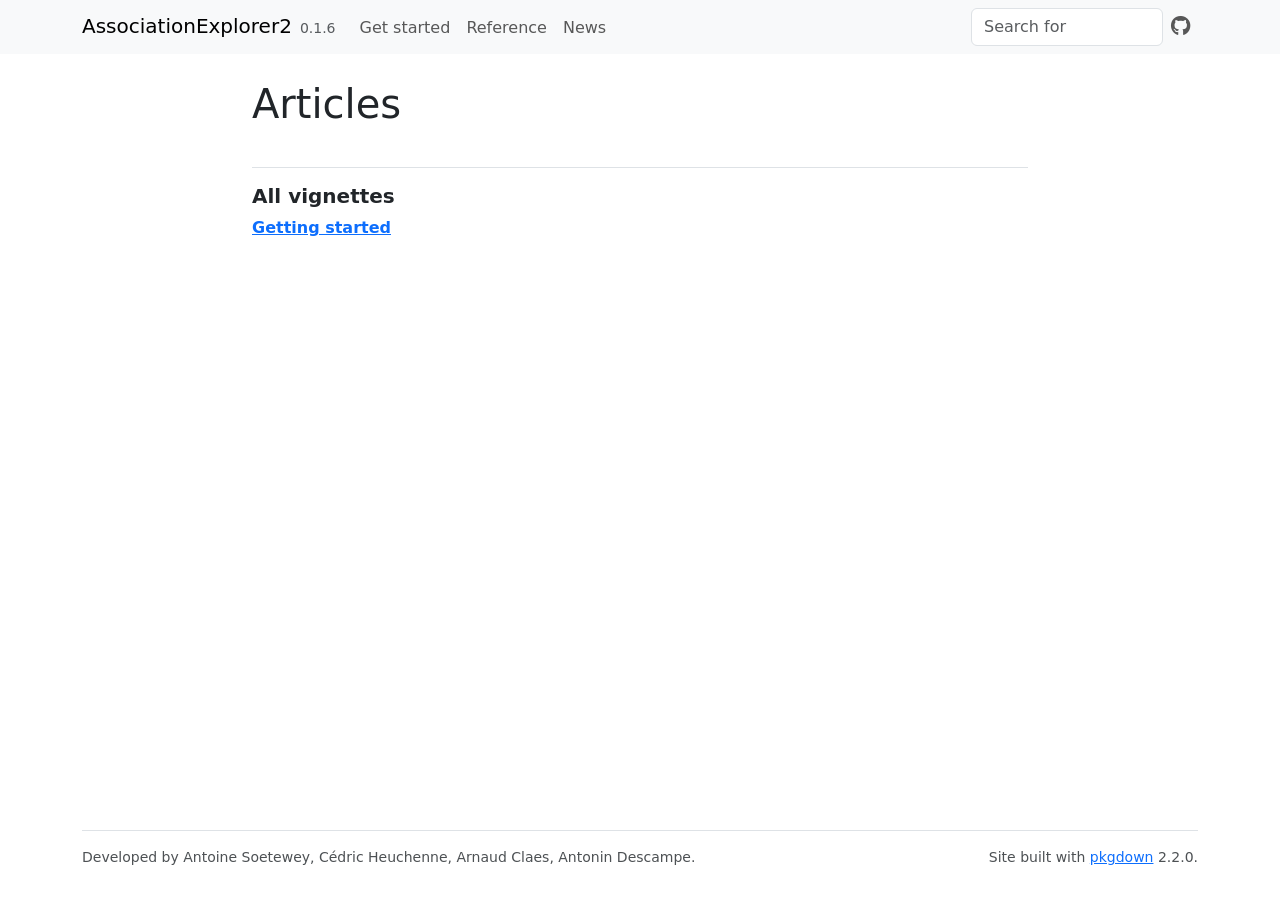
<file: articles/index.html>
<!DOCTYPE html>
<!-- Generated by pkgdown: do not edit by hand --><html lang="en"><head><meta http-equiv="Content-Type" content="text/html; charset=UTF-8"><meta charset="utf-8"><meta http-equiv="X-UA-Compatible" content="IE=edge"><meta name="viewport" content="width=device-width, initial-scale=1, shrink-to-fit=no"><title>Articles • AssociationExplorer2</title><script src="../deps/jquery-3.6.0/jquery-3.6.0.min.js"></script><meta name="viewport" content="width=device-width, initial-scale=1, shrink-to-fit=no"><link href="../deps/bootstrap-5.3.1/bootstrap.min.css" rel="stylesheet"><script src="../deps/bootstrap-5.3.1/bootstrap.bundle.min.js"></script><link href="../deps/font-awesome-6.5.2/css/all.min.css" rel="stylesheet"><link href="../deps/font-awesome-6.5.2/css/v4-shims.min.css" rel="stylesheet"><script src="../deps/headroom-0.11.0/headroom.min.js"></script><script src="../deps/headroom-0.11.0/jQuery.headroom.min.js"></script><script src="../deps/bootstrap-toc-1.0.1/bootstrap-toc.min.js"></script><script src="../deps/clipboard.js-2.0.11/clipboard.min.js"></script><script src="../deps/search-1.0.0/autocomplete.jquery.min.js"></script><script src="../deps/search-1.0.0/fuse.min.js"></script><script src="../deps/search-1.0.0/mark.min.js"></script><!-- pkgdown --><script src="../pkgdown.js"></script><meta property="og:title" content="Articles"></head><body>
    <a href="#main" class="visually-hidden-focusable">Skip to contents</a>


    <nav class="navbar navbar-expand-lg fixed-top bg-light" data-bs-theme="light" aria-label="Site navigation"><div class="container">

    <a class="navbar-brand me-2" href="../index.html">AssociationExplorer2</a>

    <small class="nav-text text-muted me-auto" data-bs-toggle="tooltip" data-bs-placement="bottom" title="">0.1.6</small>


    <button class="navbar-toggler" type="button" data-bs-toggle="collapse" data-bs-target="#navbar" aria-controls="navbar" aria-expanded="false" aria-label="Toggle navigation">
      <span class="navbar-toggler-icon"></span>
    </button>

    <div id="navbar" class="collapse navbar-collapse ms-3">
      <ul class="navbar-nav me-auto"><li class="nav-item"><a class="nav-link" href="../articles/getting-started.html">Get started</a></li>
<li class="nav-item"><a class="nav-link" href="../reference/index.html">Reference</a></li>
<li class="nav-item"><a class="nav-link" href="../news/index.html">News</a></li>
      </ul><ul class="navbar-nav"><li class="nav-item"><form class="form-inline" role="search">
 <input class="form-control" type="search" name="search-input" id="search-input" autocomplete="off" aria-label="Search site" placeholder="Search for" data-search-index="../search.json"></form></li>
<li class="nav-item"><a class="external-link nav-link" href="https://github.com/AntoineSoetewey/AssociationExplorer2/" aria-label="GitHub"><span class="fa fab fa-github fa-lg"></span></a></li>
      </ul></div>


  </div>
</nav><div class="container template-article-index">
<div class="row">
  <main id="main" class="col-md-9"><div class="page-header">

      <h1>Articles</h1>
    </div>

    <div class="section ">
      <h3>All vignettes</h3>
      <div class="section-desc"></div>

      <dl><dt><a href="getting-started.html">Getting started</a></dt>
        <dd>
      </dd></dl></div>
  </main></div>


    <footer><div class="pkgdown-footer-left">
  <p>Developed by Antoine Soetewey, Cédric Heuchenne, Arnaud Claes, Antonin Descampe.</p>
</div>

<div class="pkgdown-footer-right">
  <p>Site built with <a href="https://pkgdown.r-lib.org/" class="external-link">pkgdown</a> 2.2.0.</p>
</div>

    </footer></div>





  </body></html>
</file>
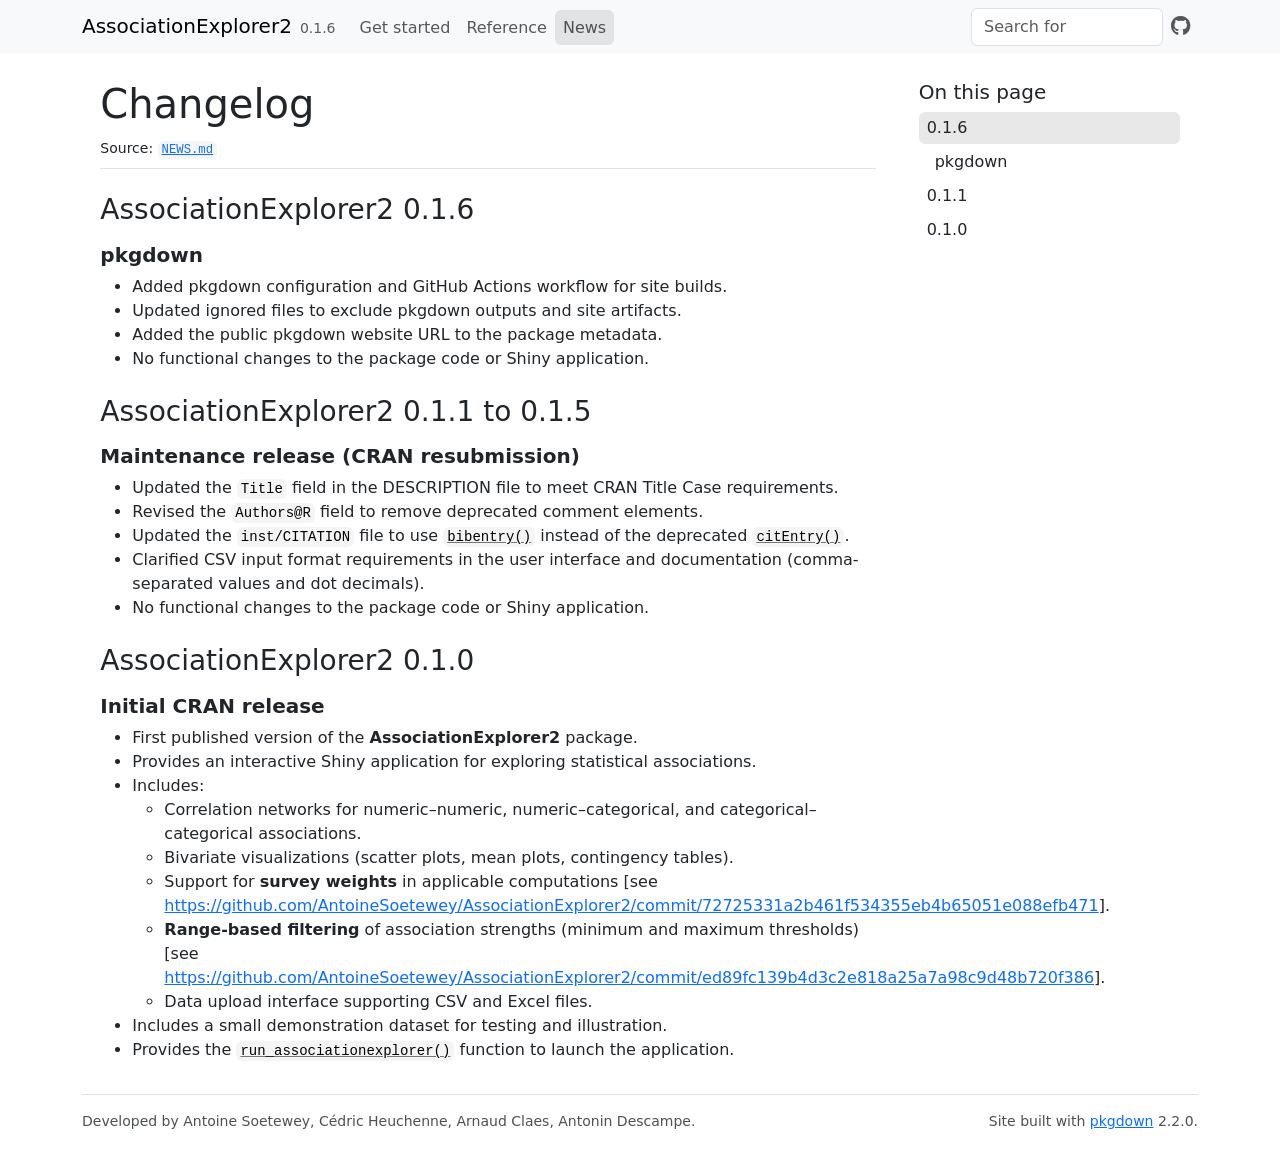
<file: news/index.html>
<!DOCTYPE html>
<!-- Generated by pkgdown: do not edit by hand --><html lang="en"><head><meta http-equiv="Content-Type" content="text/html; charset=UTF-8"><meta charset="utf-8"><meta http-equiv="X-UA-Compatible" content="IE=edge"><meta name="viewport" content="width=device-width, initial-scale=1, shrink-to-fit=no"><title>Changelog • AssociationExplorer2</title><script src="../deps/jquery-3.6.0/jquery-3.6.0.min.js"></script><meta name="viewport" content="width=device-width, initial-scale=1, shrink-to-fit=no"><link href="../deps/bootstrap-5.3.1/bootstrap.min.css" rel="stylesheet"><script src="../deps/bootstrap-5.3.1/bootstrap.bundle.min.js"></script><link href="../deps/font-awesome-6.5.2/css/all.min.css" rel="stylesheet"><link href="../deps/font-awesome-6.5.2/css/v4-shims.min.css" rel="stylesheet"><script src="../deps/headroom-0.11.0/headroom.min.js"></script><script src="../deps/headroom-0.11.0/jQuery.headroom.min.js"></script><script src="../deps/bootstrap-toc-1.0.1/bootstrap-toc.min.js"></script><script src="../deps/clipboard.js-2.0.11/clipboard.min.js"></script><script src="../deps/search-1.0.0/autocomplete.jquery.min.js"></script><script src="../deps/search-1.0.0/fuse.min.js"></script><script src="../deps/search-1.0.0/mark.min.js"></script><!-- pkgdown --><script src="../pkgdown.js"></script><meta property="og:title" content="Changelog"></head><body>
    <a href="#main" class="visually-hidden-focusable">Skip to contents</a>


    <nav class="navbar navbar-expand-lg fixed-top bg-light" data-bs-theme="light" aria-label="Site navigation"><div class="container">

    <a class="navbar-brand me-2" href="../index.html">AssociationExplorer2</a>

    <small class="nav-text text-muted me-auto" data-bs-toggle="tooltip" data-bs-placement="bottom" title="">0.1.6</small>


    <button class="navbar-toggler" type="button" data-bs-toggle="collapse" data-bs-target="#navbar" aria-controls="navbar" aria-expanded="false" aria-label="Toggle navigation">
      <span class="navbar-toggler-icon"></span>
    </button>

    <div id="navbar" class="collapse navbar-collapse ms-3">
      <ul class="navbar-nav me-auto"><li class="nav-item"><a class="nav-link" href="../articles/getting-started.html">Get started</a></li>
<li class="nav-item"><a class="nav-link" href="../reference/index.html">Reference</a></li>
<li class="active nav-item"><a class="nav-link" href="../news/index.html">News</a></li>
      </ul><ul class="navbar-nav"><li class="nav-item"><form class="form-inline" role="search">
 <input class="form-control" type="search" name="search-input" id="search-input" autocomplete="off" aria-label="Search site" placeholder="Search for" data-search-index="../search.json"></form></li>
<li class="nav-item"><a class="external-link nav-link" href="https://github.com/AntoineSoetewey/AssociationExplorer2/" aria-label="GitHub"><span class="fa fab fa-github fa-lg"></span></a></li>
      </ul></div>


  </div>
</nav><div class="container template-news">
<div class="row">
  <main id="main" class="col-md-9"><div class="page-header">

      <h1>Changelog</h1>
      <small>Source: <a href="https://github.com/AntoineSoetewey/AssociationExplorer2/blob/main/NEWS.md" class="external-link"><code>NEWS.md</code></a></small>
    </div>

    <div class="section level2">
<h2 class="pkg-version" data-toc-text="0.1.6" id="associationexplorer2-016">AssociationExplorer2 0.1.6<a class="anchor" aria-label="anchor" href="#associationexplorer2-016"></a></h2>
<div class="section level3">
<h3 id="pkgdown-0-1-6">pkgdown<a class="anchor" aria-label="anchor" href="#pkgdown-0-1-6"></a></h3>
<ul><li>Added pkgdown configuration and GitHub Actions workflow for site builds.</li>
<li>Updated ignored files to exclude pkgdown outputs and site artifacts.</li>
<li>Added the public pkgdown website URL to the package metadata.</li>
<li>No functional changes to the package code or Shiny application.</li>
</ul></div>
</div>
    <div class="section level2">
<h2 class="pkg-version" data-toc-text="0.1.1" id="associationexplorer2-011-to-015">AssociationExplorer2 0.1.1 to 0.1.5<a class="anchor" aria-label="anchor" href="#associationexplorer2-011-to-015"></a></h2>
<div class="section level3">
<h3 id="maintenance-release-cran-resubmission-0-1-1">Maintenance release (CRAN resubmission)<a class="anchor" aria-label="anchor" href="#maintenance-release-cran-resubmission-0-1-1"></a></h3>
<ul><li>Updated the <code>Title</code> field in the DESCRIPTION file to meet CRAN Title Case requirements.</li>
<li>Revised the <code>Authors@R</code> field to remove deprecated comment elements.</li>
<li>Updated the <code>inst/CITATION</code> file to use <code><a href="https://rdrr.io/r/utils/bibentry.html" class="external-link">bibentry()</a></code> instead of the deprecated <code><a href="https://rdrr.io/r/utils/citEntry.html" class="external-link">citEntry()</a></code>.</li>
<li>Clarified CSV input format requirements in the user interface and documentation (comma-separated values and dot decimals).</li>
<li>No functional changes to the package code or Shiny application.</li>
</ul></div>
</div>
    <div class="section level2">
<h2 class="pkg-version" data-toc-text="0.1.0" id="associationexplorer2-010">AssociationExplorer2 0.1.0<a class="anchor" aria-label="anchor" href="#associationexplorer2-010"></a></h2>
<div class="section level3">
<h3 id="initial-cran-release-0-1-0">Initial CRAN release<a class="anchor" aria-label="anchor" href="#initial-cran-release-0-1-0"></a></h3>
<ul><li>First published version of the <strong>AssociationExplorer2</strong> package.</li>
<li>Provides an interactive Shiny application for exploring statistical associations.</li>
<li>Includes:
<ul><li>Correlation networks for numeric–numeric, numeric–categorical, and categorical–categorical associations.</li>
<li>Bivariate visualizations (scatter plots, mean plots, contingency tables).</li>
<li>Support for <strong>survey weights</strong> in applicable computations [see <a href="https://github.com/AntoineSoetewey/AssociationExplorer2/commit/72725331a2b461f534355eb4b65051e088efb471" class="external-link uri">https://github.com/AntoineSoetewey/AssociationExplorer2/commit/72725331a2b461f534355eb4b65051e088efb471</a>].</li>
<li>
<strong>Range-based filtering</strong> of association strengths (minimum and maximum thresholds) [see <a href="https://github.com/AntoineSoetewey/AssociationExplorer2/commit/ed89fc139b4d3c2e818a25a7a98c9d48b720f386" class="external-link uri">https://github.com/AntoineSoetewey/AssociationExplorer2/commit/ed89fc139b4d3c2e818a25a7a98c9d48b720f386</a>].</li>
<li>Data upload interface supporting CSV and Excel files.</li>
</ul></li>
<li>Includes a small demonstration dataset for testing and illustration.</li>
<li>Provides the <code><a href="../reference/run_associationexplorer.html">run_associationexplorer()</a></code> function to launch the application.</li>
</ul></div>
</div>
  </main><aside class="col-md-3"><nav id="toc" aria-label="Table of contents"><h2>On this page</h2>
    </nav></aside></div>


    <footer><div class="pkgdown-footer-left">
  <p>Developed by Antoine Soetewey, Cédric Heuchenne, Arnaud Claes, Antonin Descampe.</p>
</div>

<div class="pkgdown-footer-right">
  <p>Site built with <a href="https://pkgdown.r-lib.org/" class="external-link">pkgdown</a> 2.2.0.</p>
</div>

    </footer></div>





  </body></html>
</file>
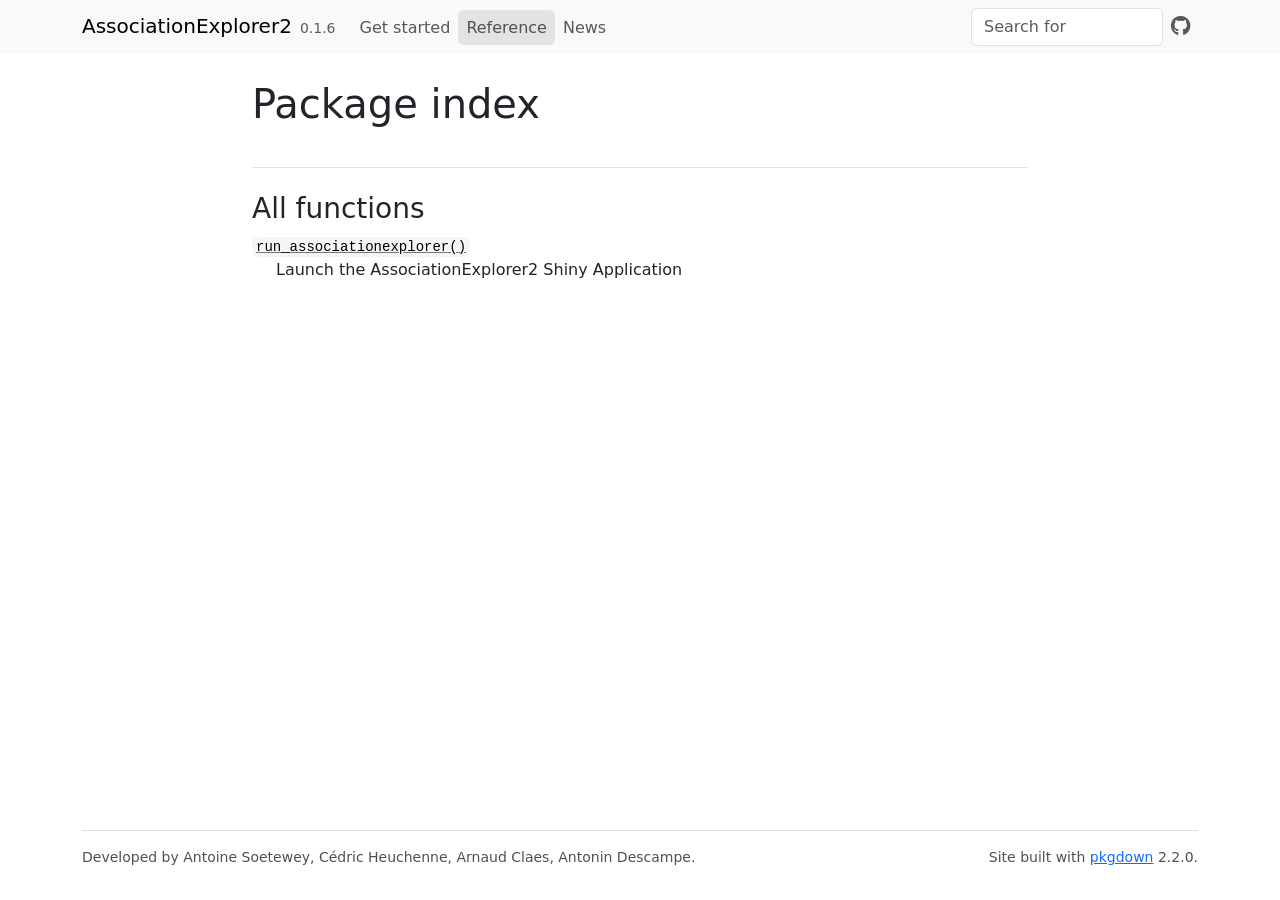
<file: reference/index.html>
<!DOCTYPE html>
<!-- Generated by pkgdown: do not edit by hand --><html lang="en"><head><meta http-equiv="Content-Type" content="text/html; charset=UTF-8"><meta charset="utf-8"><meta http-equiv="X-UA-Compatible" content="IE=edge"><meta name="viewport" content="width=device-width, initial-scale=1, shrink-to-fit=no"><title>Package index • AssociationExplorer2</title><script src="../deps/jquery-3.6.0/jquery-3.6.0.min.js"></script><meta name="viewport" content="width=device-width, initial-scale=1, shrink-to-fit=no"><link href="../deps/bootstrap-5.3.1/bootstrap.min.css" rel="stylesheet"><script src="../deps/bootstrap-5.3.1/bootstrap.bundle.min.js"></script><link href="../deps/font-awesome-6.5.2/css/all.min.css" rel="stylesheet"><link href="../deps/font-awesome-6.5.2/css/v4-shims.min.css" rel="stylesheet"><script src="../deps/headroom-0.11.0/headroom.min.js"></script><script src="../deps/headroom-0.11.0/jQuery.headroom.min.js"></script><script src="../deps/bootstrap-toc-1.0.1/bootstrap-toc.min.js"></script><script src="../deps/clipboard.js-2.0.11/clipboard.min.js"></script><script src="../deps/search-1.0.0/autocomplete.jquery.min.js"></script><script src="../deps/search-1.0.0/fuse.min.js"></script><script src="../deps/search-1.0.0/mark.min.js"></script><!-- pkgdown --><script src="../pkgdown.js"></script><meta property="og:title" content="Package index"></head><body>
    <a href="#main" class="visually-hidden-focusable">Skip to contents</a>


    <nav class="navbar navbar-expand-lg fixed-top bg-light" data-bs-theme="light" aria-label="Site navigation"><div class="container">

    <a class="navbar-brand me-2" href="../index.html">AssociationExplorer2</a>

    <small class="nav-text text-muted me-auto" data-bs-toggle="tooltip" data-bs-placement="bottom" title="">0.1.6</small>


    <button class="navbar-toggler" type="button" data-bs-toggle="collapse" data-bs-target="#navbar" aria-controls="navbar" aria-expanded="false" aria-label="Toggle navigation">
      <span class="navbar-toggler-icon"></span>
    </button>

    <div id="navbar" class="collapse navbar-collapse ms-3">
      <ul class="navbar-nav me-auto"><li class="nav-item"><a class="nav-link" href="../articles/getting-started.html">Get started</a></li>
<li class="active nav-item"><a class="nav-link" href="../reference/index.html">Reference</a></li>
<li class="nav-item"><a class="nav-link" href="../news/index.html">News</a></li>
      </ul><ul class="navbar-nav"><li class="nav-item"><form class="form-inline" role="search">
 <input class="form-control" type="search" name="search-input" id="search-input" autocomplete="off" aria-label="Search site" placeholder="Search for" data-search-index="../search.json"></form></li>
<li class="nav-item"><a class="external-link nav-link" href="https://github.com/AntoineSoetewey/AssociationExplorer2/" aria-label="GitHub"><span class="fa fab fa-github fa-lg"></span></a></li>
      </ul></div>


  </div>
</nav><div class="container template-reference-index">
<div class="row">
  <main id="main" class="col-md-9"><div class="page-header">

      <h1>Package index</h1>
    </div>

    <div class="section level2">
      <h2 id="all-functions">All functions<a class="anchor" aria-label="anchor" href="#all-functions"></a></h2>



      <dl></dl></div><div class="section level2">




      <dl><dt>

          <code><a href="run_associationexplorer.html">run_associationexplorer()</a></code>

        </dt>
        <dd>Launch the AssociationExplorer2 Shiny Application</dd>
      </dl></div>
  </main></div>


    <footer><div class="pkgdown-footer-left">
  <p>Developed by Antoine Soetewey, Cédric Heuchenne, Arnaud Claes, Antonin Descampe.</p>
</div>

<div class="pkgdown-footer-right">
  <p>Site built with <a href="https://pkgdown.r-lib.org/" class="external-link">pkgdown</a> 2.2.0.</p>
</div>

    </footer></div>





  </body></html>
</file>
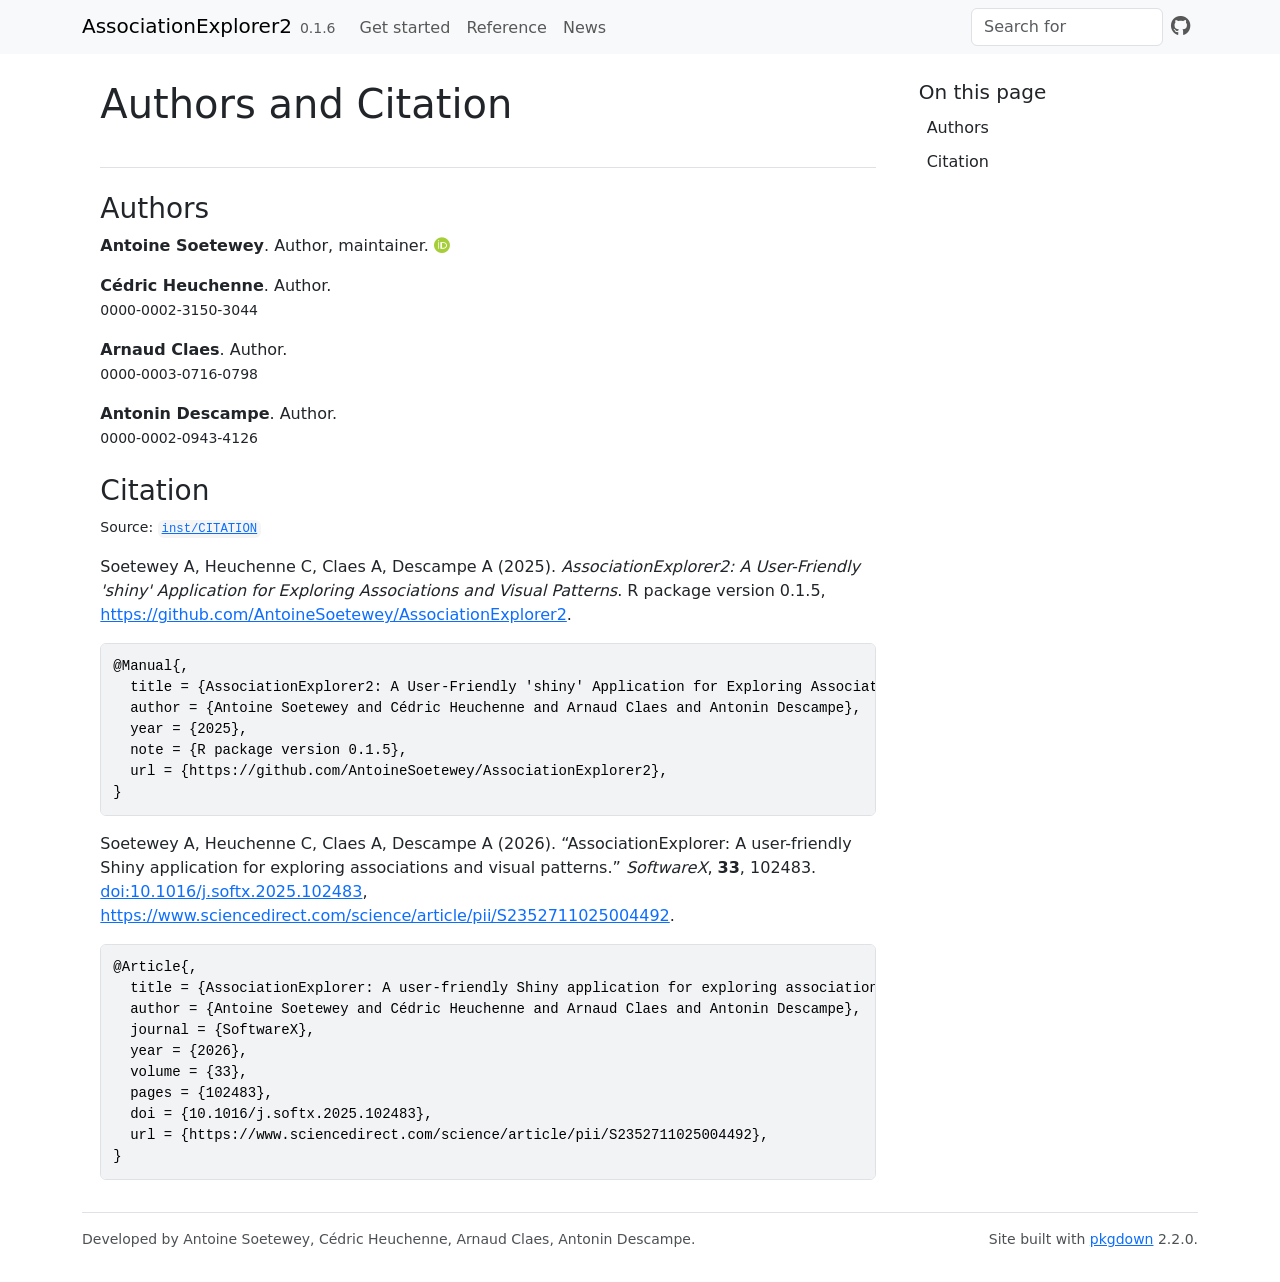
<file: authors.html>
<!DOCTYPE html>
<!-- Generated by pkgdown: do not edit by hand --><html lang="en"><head><meta http-equiv="Content-Type" content="text/html; charset=UTF-8"><meta charset="utf-8"><meta http-equiv="X-UA-Compatible" content="IE=edge"><meta name="viewport" content="width=device-width, initial-scale=1, shrink-to-fit=no"><title>Authors and Citation • AssociationExplorer2</title><script src="deps/jquery-3.6.0/jquery-3.6.0.min.js"></script><meta name="viewport" content="width=device-width, initial-scale=1, shrink-to-fit=no"><link href="deps/bootstrap-5.3.1/bootstrap.min.css" rel="stylesheet"><script src="deps/bootstrap-5.3.1/bootstrap.bundle.min.js"></script><link href="deps/font-awesome-6.5.2/css/all.min.css" rel="stylesheet"><link href="deps/font-awesome-6.5.2/css/v4-shims.min.css" rel="stylesheet"><script src="deps/headroom-0.11.0/headroom.min.js"></script><script src="deps/headroom-0.11.0/jQuery.headroom.min.js"></script><script src="deps/bootstrap-toc-1.0.1/bootstrap-toc.min.js"></script><script src="deps/clipboard.js-2.0.11/clipboard.min.js"></script><script src="deps/search-1.0.0/autocomplete.jquery.min.js"></script><script src="deps/search-1.0.0/fuse.min.js"></script><script src="deps/search-1.0.0/mark.min.js"></script><!-- pkgdown --><script src="pkgdown.js"></script><meta property="og:title" content="Authors and Citation"></head><body>
    <a href="#main" class="visually-hidden-focusable">Skip to contents</a>


    <nav class="navbar navbar-expand-lg fixed-top bg-light" data-bs-theme="light" aria-label="Site navigation"><div class="container">

    <a class="navbar-brand me-2" href="index.html">AssociationExplorer2</a>

    <small class="nav-text text-muted me-auto" data-bs-toggle="tooltip" data-bs-placement="bottom" title="">0.1.6</small>


    <button class="navbar-toggler" type="button" data-bs-toggle="collapse" data-bs-target="#navbar" aria-controls="navbar" aria-expanded="false" aria-label="Toggle navigation">
      <span class="navbar-toggler-icon"></span>
    </button>

    <div id="navbar" class="collapse navbar-collapse ms-3">
      <ul class="navbar-nav me-auto"><li class="nav-item"><a class="nav-link" href="articles/getting-started.html">Get started</a></li>
<li class="nav-item"><a class="nav-link" href="reference/index.html">Reference</a></li>
<li class="nav-item"><a class="nav-link" href="news/index.html">News</a></li>
      </ul><ul class="navbar-nav"><li class="nav-item"><form class="form-inline" role="search">
 <input class="form-control" type="search" name="search-input" id="search-input" autocomplete="off" aria-label="Search site" placeholder="Search for" data-search-index="search.json"></form></li>
<li class="nav-item"><a class="external-link nav-link" href="https://github.com/AntoineSoetewey/AssociationExplorer2/" aria-label="GitHub"><span class="fa fab fa-github fa-lg"></span></a></li>
      </ul></div>


  </div>
</nav><div class="container template-citation-authors">
<div class="row">
  <main id="main" class="col-md-9"><div class="page-header">

      <h1>Authors and Citation</h1>
    </div>

    <div class="section level2">
      <h2>Authors</h2>

      <ul class="list-unstyled"><li>
          <p><strong>Antoine Soetewey</strong>. Author, maintainer. <a href="https://orcid.org/0000-0001-8159-0804" target="orcid.widget" aria-label="ORCID" class="external-link"><span class="fab fa-orcid orcid" aria-hidden="true"></span></a>
          </p>
        </li>
        <li>
          <p><strong>Cédric Heuchenne</strong>. Author.
          <br><small>0000-0002-3150-3044</small></p>
        </li>
        <li>
          <p><strong>Arnaud Claes</strong>. Author.
          <br><small>0000-0003-0716-0798</small></p>
        </li>
        <li>
          <p><strong>Antonin Descampe</strong>. Author.
          <br><small>0000-0002-0943-4126</small></p>
        </li>
      </ul></div>

    <div class="section level2">
      <h2 id="citation">Citation</h2>
      <p><small class="dont-index">Source: <a href="https://github.com/AntoineSoetewey/AssociationExplorer2/blob/main/inst/CITATION" class="external-link"><code>inst/CITATION</code></a></small></p>

      <p>Soetewey A, Heuchenne C, Claes A, Descampe A (2025).
<em>AssociationExplorer2: A User-Friendly 'shiny' Application for Exploring Associations and Visual Patterns</em>.
R package version 0.1.5, <a href="https://github.com/AntoineSoetewey/AssociationExplorer2" class="external-link">https://github.com/AntoineSoetewey/AssociationExplorer2</a>.
</p>
      <pre>@Manual{,
  title = {AssociationExplorer2: A User-Friendly 'shiny' Application for Exploring Associations and Visual Patterns},
  author = {Antoine Soetewey and Cédric Heuchenne and Arnaud Claes and Antonin Descampe},
  year = {2025},
  note = {R package version 0.1.5},
  url = {https://github.com/AntoineSoetewey/AssociationExplorer2},
}</pre>
      <p>Soetewey A, Heuchenne C, Claes A, Descampe A (2026).
“AssociationExplorer: A user-friendly Shiny application for exploring associations and visual patterns.”
<em>SoftwareX</em>, <b>33</b>, 102483.
<a href="https://doi.org/10.1016/j.softx.2025.102483" class="external-link">doi:10.1016/j.softx.2025.102483</a>, <a href="https://www.sciencedirect.com/science/article/pii/S2352711025004492" class="external-link">https://www.sciencedirect.com/science/article/pii/S2352711025004492</a>.
</p>
      <pre>@Article{,
  title = {AssociationExplorer: A user-friendly Shiny application for exploring associations and visual patterns},
  author = {Antoine Soetewey and Cédric Heuchenne and Arnaud Claes and Antonin Descampe},
  journal = {SoftwareX},
  year = {2026},
  volume = {33},
  pages = {102483},
  doi = {10.1016/j.softx.2025.102483},
  url = {https://www.sciencedirect.com/science/article/pii/S2352711025004492},
}</pre>
    </div>

  </main><aside class="col-md-3"><nav id="toc" aria-label="Table of contents"><h2>On this page</h2>
    </nav></aside></div>


    <footer><div class="pkgdown-footer-left">
  <p>Developed by Antoine Soetewey, Cédric Heuchenne, Arnaud Claes, Antonin Descampe.</p>
</div>

<div class="pkgdown-footer-right">
  <p>Site built with <a href="https://pkgdown.r-lib.org/" class="external-link">pkgdown</a> 2.2.0.</p>
</div>

    </footer></div>





  </body></html>
</file>
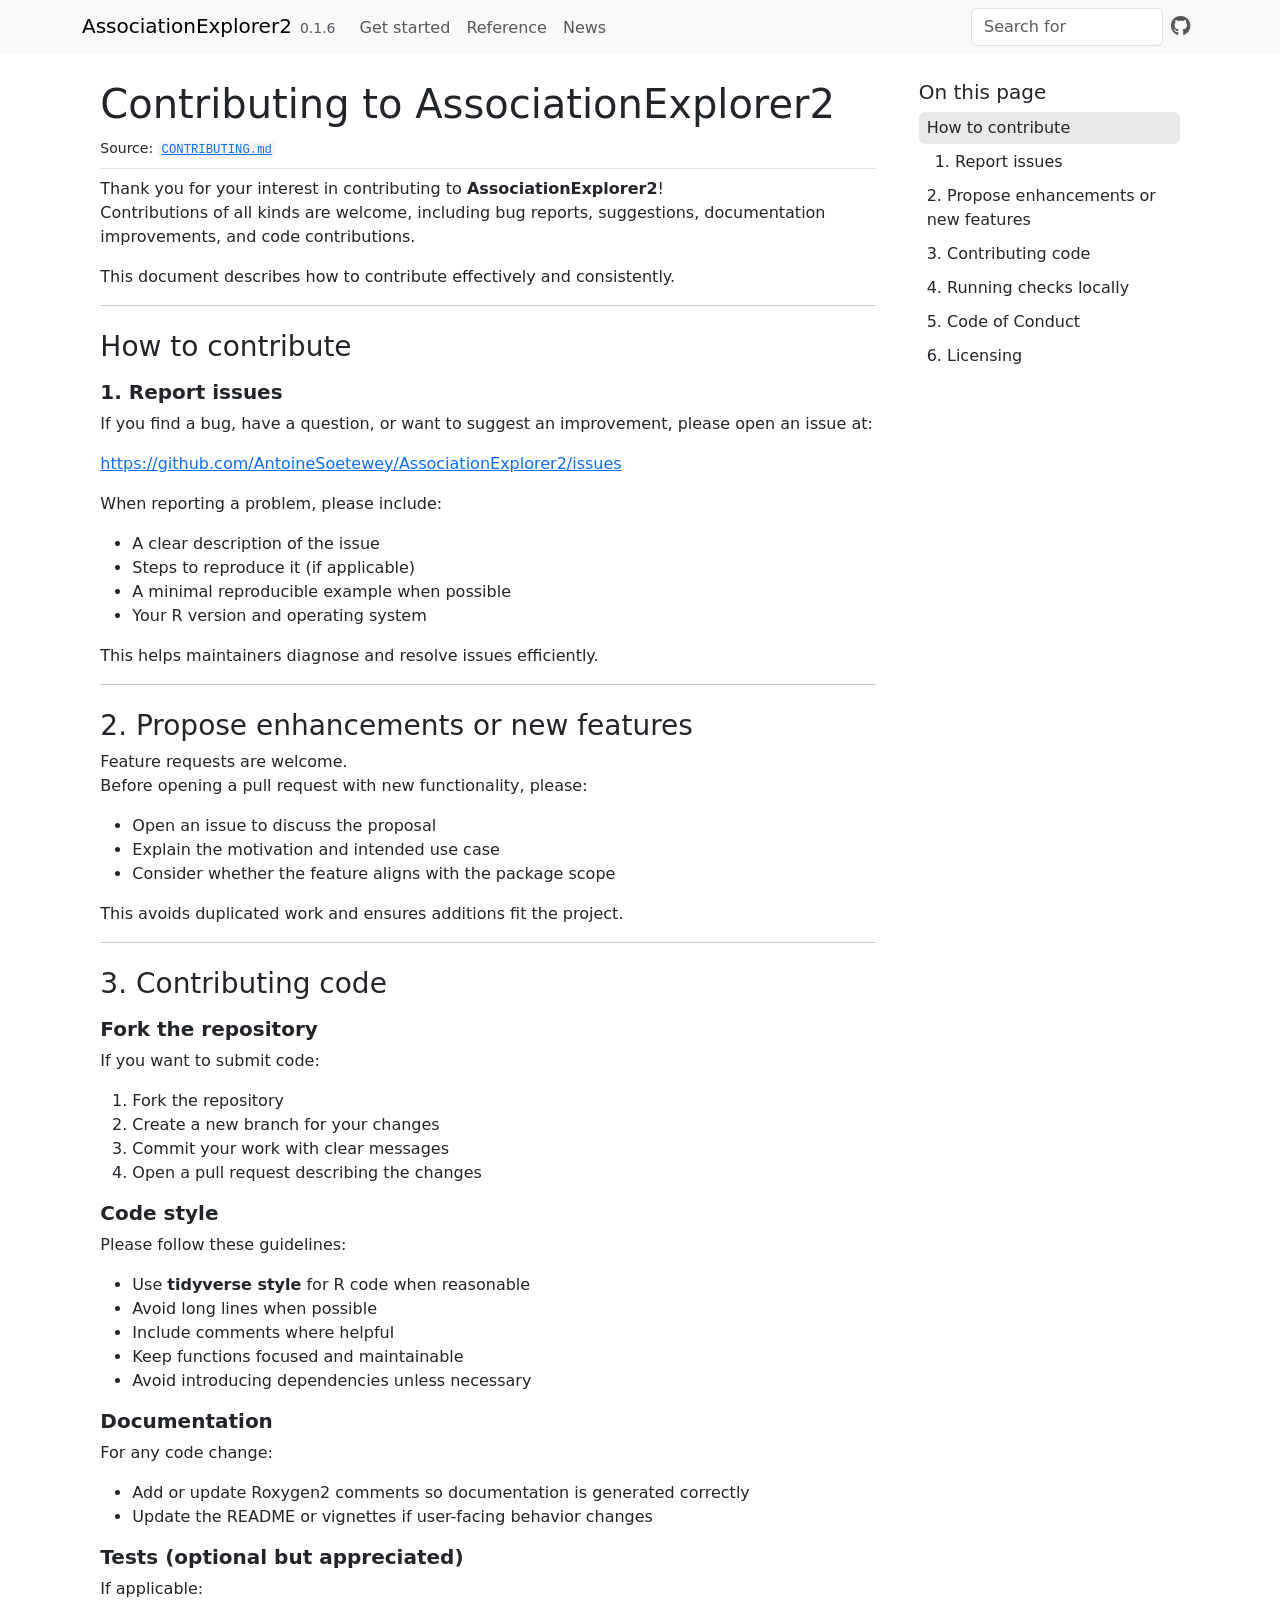
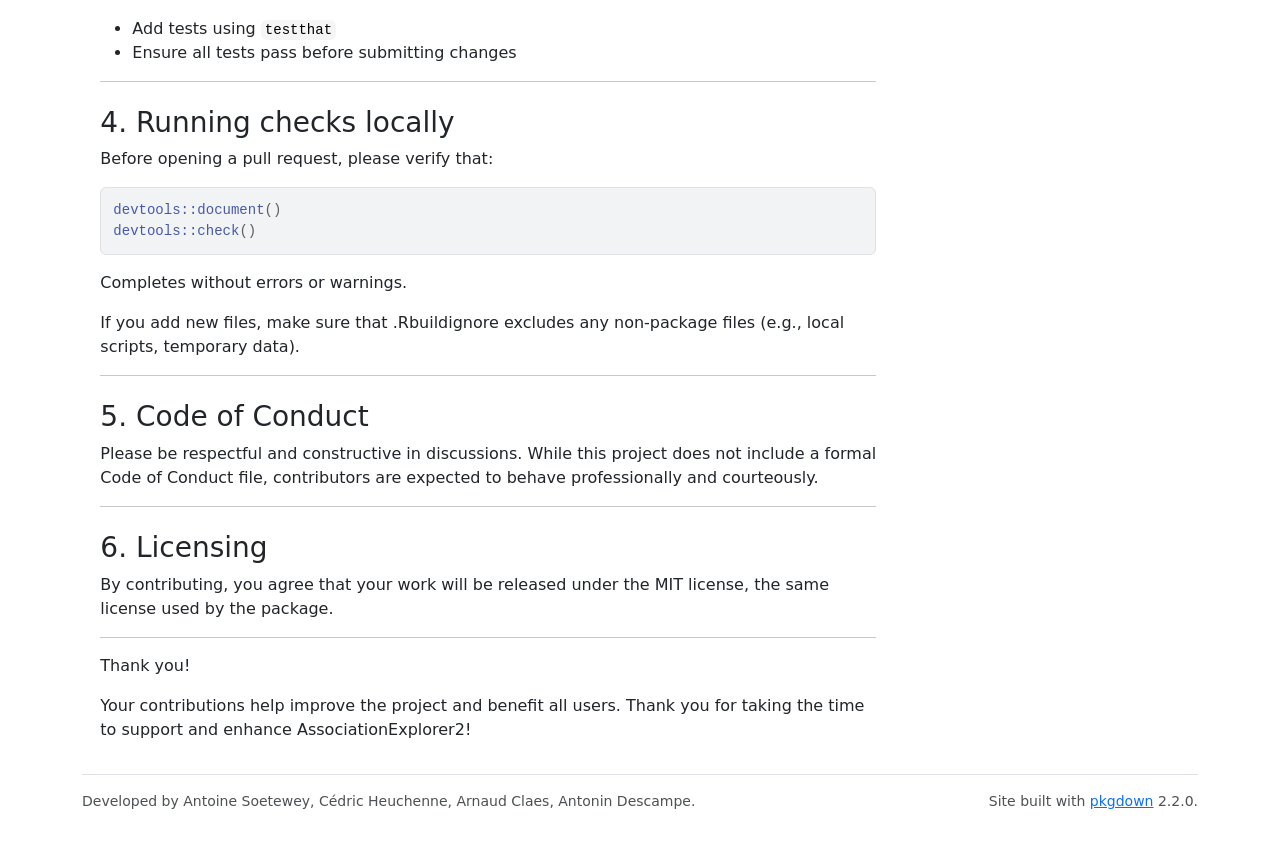
<file: CONTRIBUTING.html>
<!DOCTYPE html>
<!-- Generated by pkgdown: do not edit by hand --><html lang="en"><head><meta http-equiv="Content-Type" content="text/html; charset=UTF-8"><meta charset="utf-8"><meta http-equiv="X-UA-Compatible" content="IE=edge"><meta name="viewport" content="width=device-width, initial-scale=1, shrink-to-fit=no"><title>Contributing to AssociationExplorer2 • AssociationExplorer2</title><script src="deps/jquery-3.6.0/jquery-3.6.0.min.js"></script><meta name="viewport" content="width=device-width, initial-scale=1, shrink-to-fit=no"><link href="deps/bootstrap-5.3.1/bootstrap.min.css" rel="stylesheet"><script src="deps/bootstrap-5.3.1/bootstrap.bundle.min.js"></script><link href="deps/font-awesome-6.5.2/css/all.min.css" rel="stylesheet"><link href="deps/font-awesome-6.5.2/css/v4-shims.min.css" rel="stylesheet"><script src="deps/headroom-0.11.0/headroom.min.js"></script><script src="deps/headroom-0.11.0/jQuery.headroom.min.js"></script><script src="deps/bootstrap-toc-1.0.1/bootstrap-toc.min.js"></script><script src="deps/clipboard.js-2.0.11/clipboard.min.js"></script><script src="deps/search-1.0.0/autocomplete.jquery.min.js"></script><script src="deps/search-1.0.0/fuse.min.js"></script><script src="deps/search-1.0.0/mark.min.js"></script><!-- pkgdown --><script src="pkgdown.js"></script><meta property="og:title" content="Contributing to AssociationExplorer2"></head><body>
    <a href="#main" class="visually-hidden-focusable">Skip to contents</a>


    <nav class="navbar navbar-expand-lg fixed-top bg-light" data-bs-theme="light" aria-label="Site navigation"><div class="container">

    <a class="navbar-brand me-2" href="index.html">AssociationExplorer2</a>

    <small class="nav-text text-muted me-auto" data-bs-toggle="tooltip" data-bs-placement="bottom" title="">0.1.6</small>


    <button class="navbar-toggler" type="button" data-bs-toggle="collapse" data-bs-target="#navbar" aria-controls="navbar" aria-expanded="false" aria-label="Toggle navigation">
      <span class="navbar-toggler-icon"></span>
    </button>

    <div id="navbar" class="collapse navbar-collapse ms-3">
      <ul class="navbar-nav me-auto"><li class="nav-item"><a class="nav-link" href="articles/getting-started.html">Get started</a></li>
<li class="nav-item"><a class="nav-link" href="reference/index.html">Reference</a></li>
<li class="nav-item"><a class="nav-link" href="news/index.html">News</a></li>
      </ul><ul class="navbar-nav"><li class="nav-item"><form class="form-inline" role="search">
 <input class="form-control" type="search" name="search-input" id="search-input" autocomplete="off" aria-label="Search site" placeholder="Search for" data-search-index="search.json"></form></li>
<li class="nav-item"><a class="external-link nav-link" href="https://github.com/AntoineSoetewey/AssociationExplorer2/" aria-label="GitHub"><span class="fa fab fa-github fa-lg"></span></a></li>
      </ul></div>


  </div>
</nav><div class="container template-title-body">
<div class="row">
  <main id="main" class="col-md-9"><div class="page-header">

      <h1>Contributing to AssociationExplorer2</h1>
      <small class="dont-index">Source: <a href="https://github.com/AntoineSoetewey/AssociationExplorer2/blob/main/CONTRIBUTING.md" class="external-link"><code>CONTRIBUTING.md</code></a></small>
    </div>

<div id="contributing-to-associationexplorer2" class="section level1">

<p>Thank you for your interest in contributing to <strong>AssociationExplorer2</strong>!<br>
Contributions of all kinds are welcome, including bug reports, suggestions, documentation improvements, and code contributions.</p>
<p>This document describes how to contribute effectively and consistently.</p>
<hr><div class="section level2">
<h2 id="how-to-contribute">How to contribute<a class="anchor" aria-label="anchor" href="#how-to-contribute"></a></h2>
<div class="section level3">
<h3 id="id_1-report-issues">1. Report issues<a class="anchor" aria-label="anchor" href="#id_1-report-issues"></a></h3>
<p>If you find a bug, have a question, or want to suggest an improvement, please open an issue at:</p>
<p><a href="https://github.com/AntoineSoetewey/AssociationExplorer2/issues" class="external-link uri">https://github.com/AntoineSoetewey/AssociationExplorer2/issues</a></p>
<p>When reporting a problem, please include:</p>
<ul><li>A clear description of the issue<br></li>
<li>Steps to reproduce it (if applicable)<br></li>
<li>A minimal reproducible example when possible<br></li>
<li>Your R version and operating system</li>
</ul><p>This helps maintainers diagnose and resolve issues efficiently.</p>
<hr></div>
</div>
<div class="section level2">
<h2 id="id_2-propose-enhancements-or-new-features">2. Propose enhancements or new features<a class="anchor" aria-label="anchor" href="#id_2-propose-enhancements-or-new-features"></a></h2>
<p>Feature requests are welcome.<br>
Before opening a pull request with new functionality, please:</p>
<ul><li>Open an issue to discuss the proposal<br></li>
<li>Explain the motivation and intended use case<br></li>
<li>Consider whether the feature aligns with the package scope</li>
</ul><p>This avoids duplicated work and ensures additions fit the project.</p>
<hr></div>
<div class="section level2">
<h2 id="id_3-contributing-code">3. Contributing code<a class="anchor" aria-label="anchor" href="#id_3-contributing-code"></a></h2>
<div class="section level3">
<h3 id="fork-the-repository">Fork the repository<a class="anchor" aria-label="anchor" href="#fork-the-repository"></a></h3>
<p>If you want to submit code:</p>
<ol style="list-style-type: decimal"><li>Fork the repository<br></li>
<li>Create a new branch for your changes<br></li>
<li>Commit your work with clear messages<br></li>
<li>Open a pull request describing the changes</li>
</ol></div>
<div class="section level3">
<h3 id="code-style">Code style<a class="anchor" aria-label="anchor" href="#code-style"></a></h3>
<p>Please follow these guidelines:</p>
<ul><li>Use <strong>tidyverse style</strong> for R code when reasonable<br></li>
<li>Avoid long lines when possible<br></li>
<li>Include comments where helpful<br></li>
<li>Keep functions focused and maintainable<br></li>
<li>Avoid introducing dependencies unless necessary</li>
</ul></div>
<div class="section level3">
<h3 id="documentation">Documentation<a class="anchor" aria-label="anchor" href="#documentation"></a></h3>
<p>For any code change:</p>
<ul><li>Add or update Roxygen2 comments so documentation is generated correctly<br></li>
<li>Update the README or vignettes if user-facing behavior changes</li>
</ul></div>
<div class="section level3">
<h3 id="tests-optional-but-appreciated">Tests (optional but appreciated)<a class="anchor" aria-label="anchor" href="#tests-optional-but-appreciated"></a></h3>
<p>If applicable:</p>
<ul><li>Add tests using <code>testthat</code><br></li>
<li>Ensure all tests pass before submitting changes</li>
</ul><hr></div>
</div>
<div class="section level2">
<h2 id="id_4-running-checks-locally">4. Running checks locally<a class="anchor" aria-label="anchor" href="#id_4-running-checks-locally"></a></h2>
<p>Before opening a pull request, please verify that:</p>
<div class="sourceCode" id="cb1"><pre class="downlit sourceCode r">
<code class="sourceCode R"><span><span class="fu">devtools</span><span class="fu">::</span><span class="fu">document</span><span class="op">(</span><span class="op">)</span></span>
<span><span class="fu">devtools</span><span class="fu">::</span><span class="fu">check</span><span class="op">(</span><span class="op">)</span></span></code></pre></div>
<p>Completes without errors or warnings.</p>
<p>If you add new files, make sure that .Rbuildignore excludes any non-package files (e.g., local scripts, temporary data).</p>
<hr></div>
<div class="section level2">
<h2 id="id_5-code-of-conduct">5. Code of Conduct<a class="anchor" aria-label="anchor" href="#id_5-code-of-conduct"></a></h2>
<p>Please be respectful and constructive in discussions. While this project does not include a formal Code of Conduct file, contributors are expected to behave professionally and courteously.</p>
<hr></div>
<div class="section level2">
<h2 id="id_6-licensing">6. Licensing<a class="anchor" aria-label="anchor" href="#id_6-licensing"></a></h2>
<p>By contributing, you agree that your work will be released under the MIT license, the same license used by the package.</p>
<hr><p>Thank you!</p>
<p>Your contributions help improve the project and benefit all users. Thank you for taking the time to support and enhance AssociationExplorer2!</p>
</div>
</div>

  </main><aside class="col-md-3"><nav id="toc" aria-label="Table of contents"><h2>On this page</h2>
    </nav></aside></div>


    <footer><div class="pkgdown-footer-left">
  <p>Developed by Antoine Soetewey, Cédric Heuchenne, Arnaud Claes, Antonin Descampe.</p>
</div>

<div class="pkgdown-footer-right">
  <p>Site built with <a href="https://pkgdown.r-lib.org/" class="external-link">pkgdown</a> 2.2.0.</p>
</div>

    </footer></div>





  </body></html>
</file>
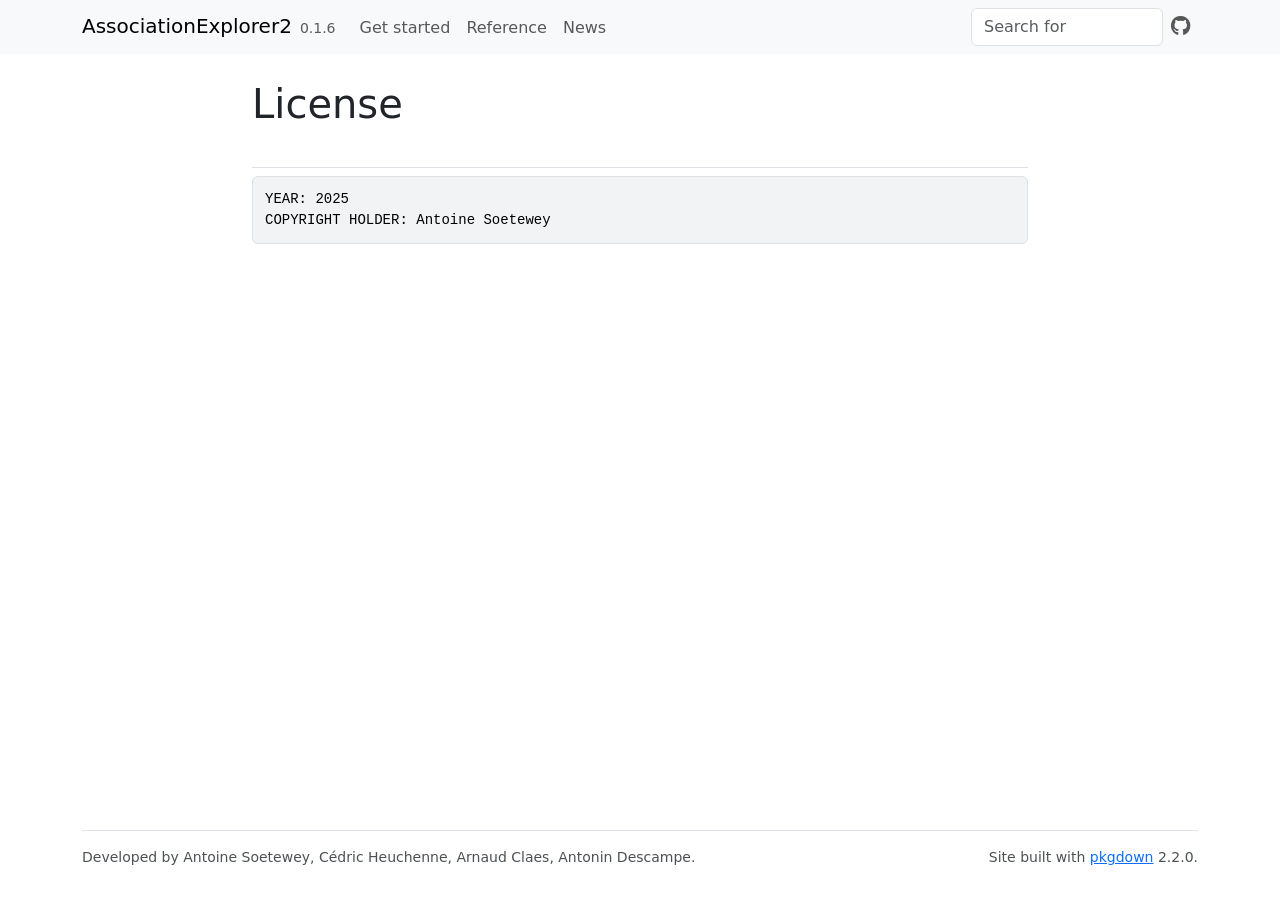
<file: LICENSE-text.html>
<!DOCTYPE html>
<!-- Generated by pkgdown: do not edit by hand --><html lang="en"><head><meta http-equiv="Content-Type" content="text/html; charset=UTF-8"><meta charset="utf-8"><meta http-equiv="X-UA-Compatible" content="IE=edge"><meta name="viewport" content="width=device-width, initial-scale=1, shrink-to-fit=no"><title>License • AssociationExplorer2</title><script src="deps/jquery-3.6.0/jquery-3.6.0.min.js"></script><meta name="viewport" content="width=device-width, initial-scale=1, shrink-to-fit=no"><link href="deps/bootstrap-5.3.1/bootstrap.min.css" rel="stylesheet"><script src="deps/bootstrap-5.3.1/bootstrap.bundle.min.js"></script><link href="deps/font-awesome-6.5.2/css/all.min.css" rel="stylesheet"><link href="deps/font-awesome-6.5.2/css/v4-shims.min.css" rel="stylesheet"><script src="deps/headroom-0.11.0/headroom.min.js"></script><script src="deps/headroom-0.11.0/jQuery.headroom.min.js"></script><script src="deps/bootstrap-toc-1.0.1/bootstrap-toc.min.js"></script><script src="deps/clipboard.js-2.0.11/clipboard.min.js"></script><script src="deps/search-1.0.0/autocomplete.jquery.min.js"></script><script src="deps/search-1.0.0/fuse.min.js"></script><script src="deps/search-1.0.0/mark.min.js"></script><!-- pkgdown --><script src="pkgdown.js"></script><meta property="og:title" content="License"></head><body>
    <a href="#main" class="visually-hidden-focusable">Skip to contents</a>


    <nav class="navbar navbar-expand-lg fixed-top bg-light" data-bs-theme="light" aria-label="Site navigation"><div class="container">

    <a class="navbar-brand me-2" href="index.html">AssociationExplorer2</a>

    <small class="nav-text text-muted me-auto" data-bs-toggle="tooltip" data-bs-placement="bottom" title="">0.1.6</small>


    <button class="navbar-toggler" type="button" data-bs-toggle="collapse" data-bs-target="#navbar" aria-controls="navbar" aria-expanded="false" aria-label="Toggle navigation">
      <span class="navbar-toggler-icon"></span>
    </button>

    <div id="navbar" class="collapse navbar-collapse ms-3">
      <ul class="navbar-nav me-auto"><li class="nav-item"><a class="nav-link" href="articles/getting-started.html">Get started</a></li>
<li class="nav-item"><a class="nav-link" href="reference/index.html">Reference</a></li>
<li class="nav-item"><a class="nav-link" href="news/index.html">News</a></li>
      </ul><ul class="navbar-nav"><li class="nav-item"><form class="form-inline" role="search">
 <input class="form-control" type="search" name="search-input" id="search-input" autocomplete="off" aria-label="Search site" placeholder="Search for" data-search-index="search.json"></form></li>
<li class="nav-item"><a class="external-link nav-link" href="https://github.com/AntoineSoetewey/AssociationExplorer2/" aria-label="GitHub"><span class="fa fab fa-github fa-lg"></span></a></li>
      </ul></div>


  </div>
</nav><div class="container template-title-body">
<div class="row">
  <main id="main" class="col-md-9"><div class="page-header">

      <h1>License</h1>

    </div>

<pre>YEAR: 2025
COPYRIGHT HOLDER: Antoine Soetewey
</pre>

  </main></div>


    <footer><div class="pkgdown-footer-left">
  <p>Developed by Antoine Soetewey, Cédric Heuchenne, Arnaud Claes, Antonin Descampe.</p>
</div>

<div class="pkgdown-footer-right">
  <p>Site built with <a href="https://pkgdown.r-lib.org/" class="external-link">pkgdown</a> 2.2.0.</p>
</div>

    </footer></div>





  </body></html>
</file>
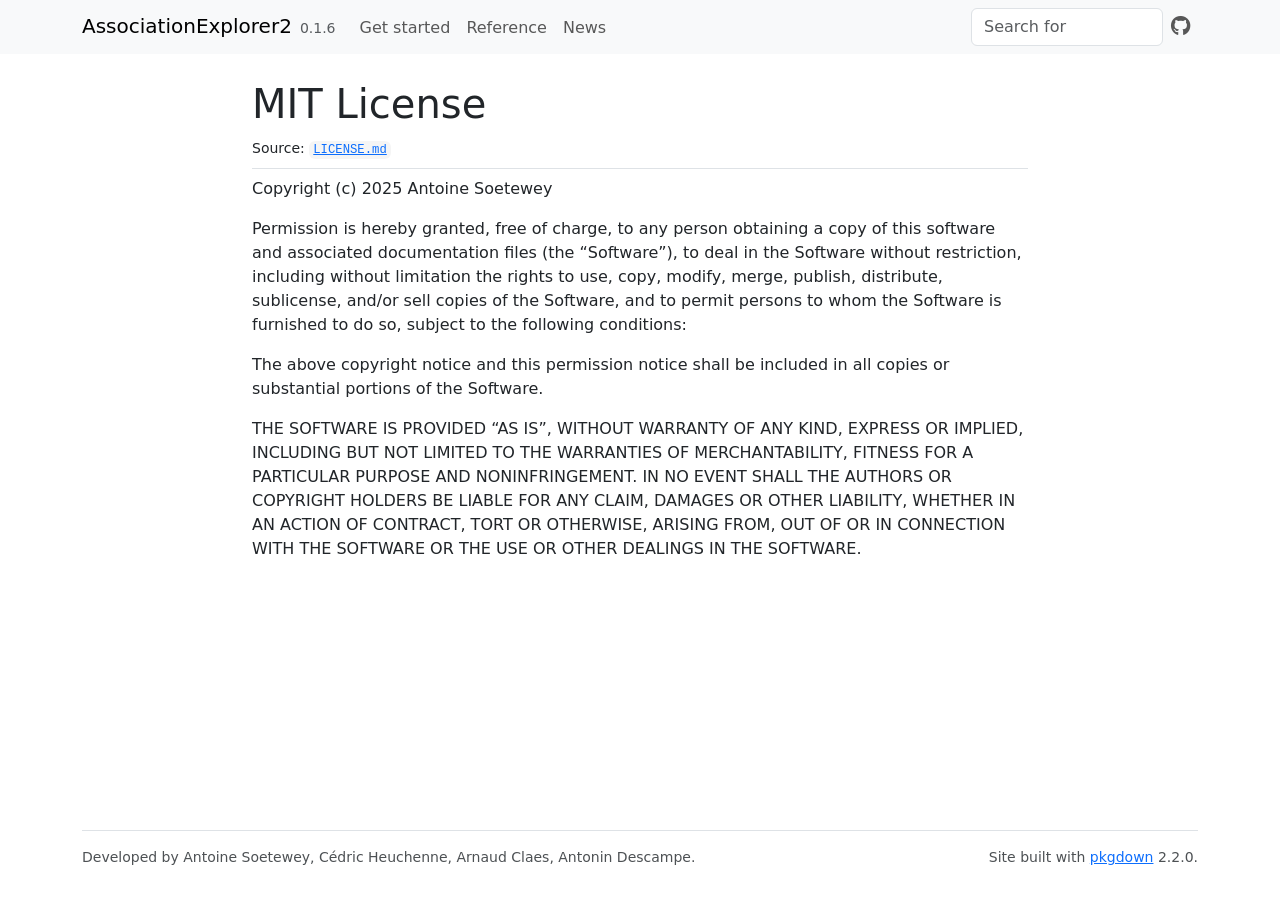
<file: LICENSE.html>
<!DOCTYPE html>
<!-- Generated by pkgdown: do not edit by hand --><html lang="en"><head><meta http-equiv="Content-Type" content="text/html; charset=UTF-8"><meta charset="utf-8"><meta http-equiv="X-UA-Compatible" content="IE=edge"><meta name="viewport" content="width=device-width, initial-scale=1, shrink-to-fit=no"><title>MIT License • AssociationExplorer2</title><script src="deps/jquery-3.6.0/jquery-3.6.0.min.js"></script><meta name="viewport" content="width=device-width, initial-scale=1, shrink-to-fit=no"><link href="deps/bootstrap-5.3.1/bootstrap.min.css" rel="stylesheet"><script src="deps/bootstrap-5.3.1/bootstrap.bundle.min.js"></script><link href="deps/font-awesome-6.5.2/css/all.min.css" rel="stylesheet"><link href="deps/font-awesome-6.5.2/css/v4-shims.min.css" rel="stylesheet"><script src="deps/headroom-0.11.0/headroom.min.js"></script><script src="deps/headroom-0.11.0/jQuery.headroom.min.js"></script><script src="deps/bootstrap-toc-1.0.1/bootstrap-toc.min.js"></script><script src="deps/clipboard.js-2.0.11/clipboard.min.js"></script><script src="deps/search-1.0.0/autocomplete.jquery.min.js"></script><script src="deps/search-1.0.0/fuse.min.js"></script><script src="deps/search-1.0.0/mark.min.js"></script><!-- pkgdown --><script src="pkgdown.js"></script><meta property="og:title" content="MIT License"></head><body>
    <a href="#main" class="visually-hidden-focusable">Skip to contents</a>


    <nav class="navbar navbar-expand-lg fixed-top bg-light" data-bs-theme="light" aria-label="Site navigation"><div class="container">

    <a class="navbar-brand me-2" href="index.html">AssociationExplorer2</a>

    <small class="nav-text text-muted me-auto" data-bs-toggle="tooltip" data-bs-placement="bottom" title="">0.1.6</small>


    <button class="navbar-toggler" type="button" data-bs-toggle="collapse" data-bs-target="#navbar" aria-controls="navbar" aria-expanded="false" aria-label="Toggle navigation">
      <span class="navbar-toggler-icon"></span>
    </button>

    <div id="navbar" class="collapse navbar-collapse ms-3">
      <ul class="navbar-nav me-auto"><li class="nav-item"><a class="nav-link" href="articles/getting-started.html">Get started</a></li>
<li class="nav-item"><a class="nav-link" href="reference/index.html">Reference</a></li>
<li class="nav-item"><a class="nav-link" href="news/index.html">News</a></li>
      </ul><ul class="navbar-nav"><li class="nav-item"><form class="form-inline" role="search">
 <input class="form-control" type="search" name="search-input" id="search-input" autocomplete="off" aria-label="Search site" placeholder="Search for" data-search-index="search.json"></form></li>
<li class="nav-item"><a class="external-link nav-link" href="https://github.com/AntoineSoetewey/AssociationExplorer2/" aria-label="GitHub"><span class="fa fab fa-github fa-lg"></span></a></li>
      </ul></div>


  </div>
</nav><div class="container template-title-body">
<div class="row">
  <main id="main" class="col-md-9"><div class="page-header">

      <h1>MIT License</h1>
      <small class="dont-index">Source: <a href="https://github.com/AntoineSoetewey/AssociationExplorer2/blob/main/LICENSE.md" class="external-link"><code>LICENSE.md</code></a></small>
    </div>

<div id="mit-license" class="section level1">

<p>Copyright (c) 2025 Antoine Soetewey</p>
<p>Permission is hereby granted, free of charge, to any person obtaining a copy of this software and associated documentation files (the “Software”), to deal in the Software without restriction, including without limitation the rights to use, copy, modify, merge, publish, distribute, sublicense, and/or sell copies of the Software, and to permit persons to whom the Software is furnished to do so, subject to the following conditions:</p>
<p>The above copyright notice and this permission notice shall be included in all copies or substantial portions of the Software.</p>
<p>THE SOFTWARE IS PROVIDED “AS IS”, WITHOUT WARRANTY OF ANY KIND, EXPRESS OR IMPLIED, INCLUDING BUT NOT LIMITED TO THE WARRANTIES OF MERCHANTABILITY, FITNESS FOR A PARTICULAR PURPOSE AND NONINFRINGEMENT. IN NO EVENT SHALL THE AUTHORS OR COPYRIGHT HOLDERS BE LIABLE FOR ANY CLAIM, DAMAGES OR OTHER LIABILITY, WHETHER IN AN ACTION OF CONTRACT, TORT OR OTHERWISE, ARISING FROM, OUT OF OR IN CONNECTION WITH THE SOFTWARE OR THE USE OR OTHER DEALINGS IN THE SOFTWARE.</p>
</div>

  </main></div>


    <footer><div class="pkgdown-footer-left">
  <p>Developed by Antoine Soetewey, Cédric Heuchenne, Arnaud Claes, Antonin Descampe.</p>
</div>

<div class="pkgdown-footer-right">
  <p>Site built with <a href="https://pkgdown.r-lib.org/" class="external-link">pkgdown</a> 2.2.0.</p>
</div>

    </footer></div>





  </body></html>
</file>
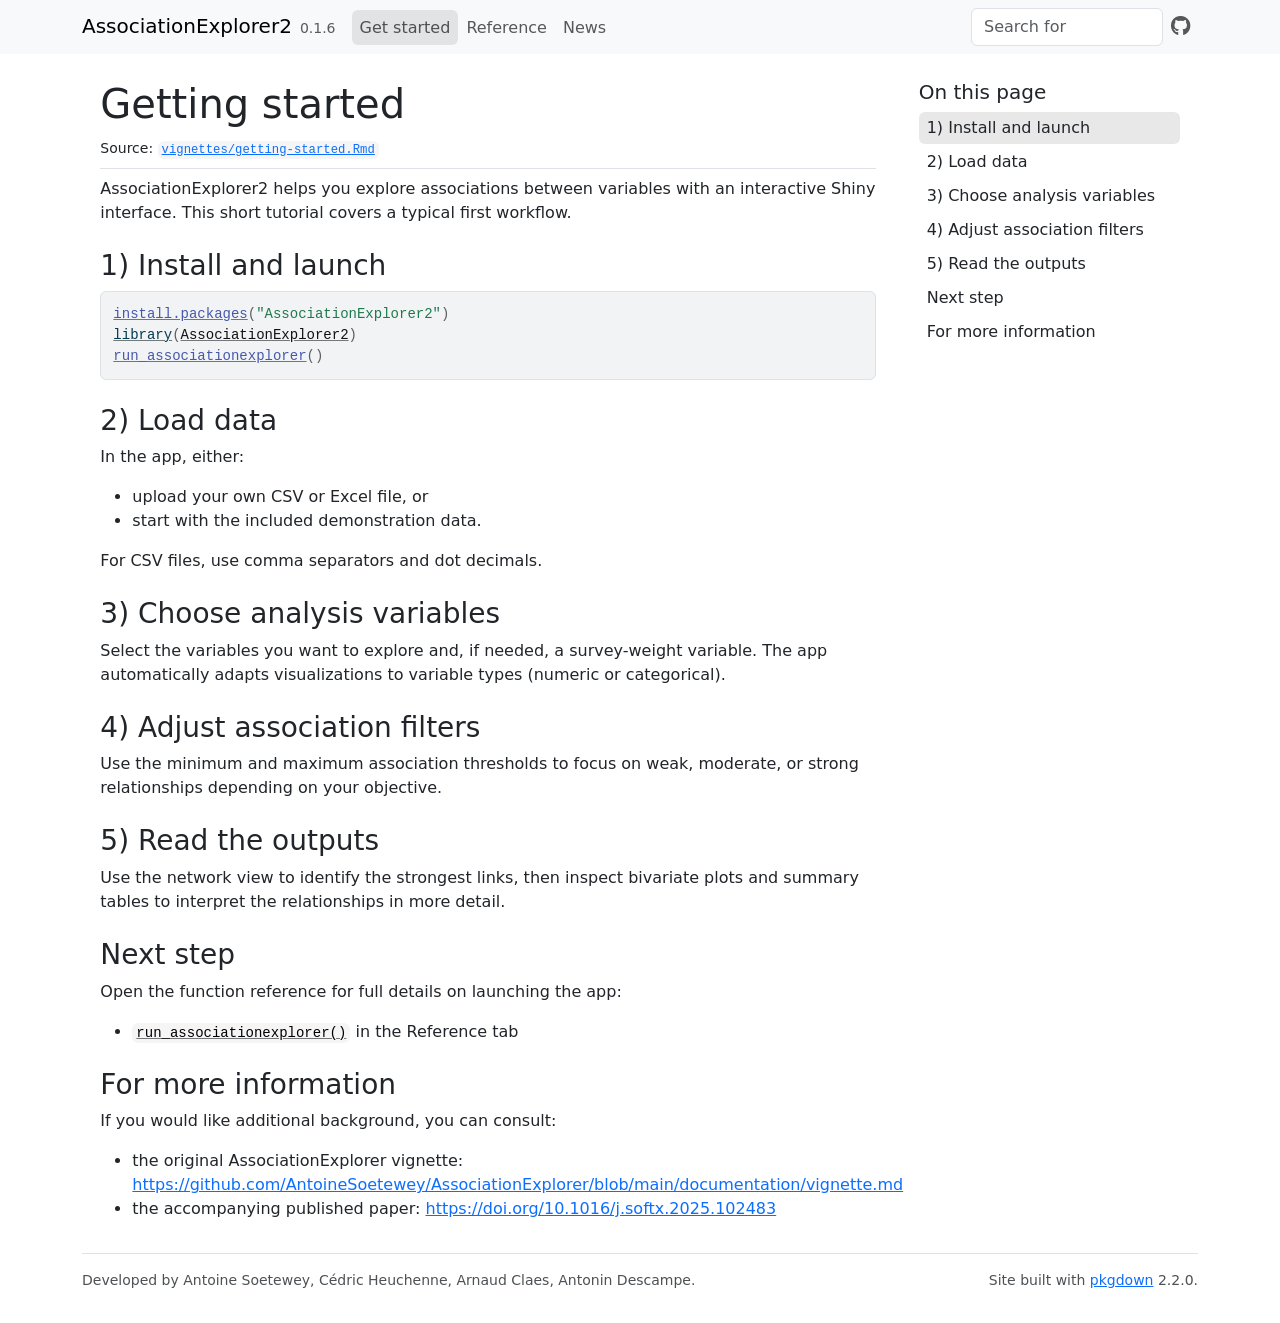
<file: articles/getting-started.html>
<!DOCTYPE html>
<!-- Generated by pkgdown: do not edit by hand --><html lang="en">
<head>
<meta http-equiv="Content-Type" content="text/html; charset=UTF-8">
<meta charset="utf-8">
<meta http-equiv="X-UA-Compatible" content="IE=edge">
<meta name="viewport" content="width=device-width, initial-scale=1, shrink-to-fit=no">
<title>Getting started • AssociationExplorer2</title>
<script src="../deps/jquery-3.6.0/jquery-3.6.0.min.js"></script><meta name="viewport" content="width=device-width, initial-scale=1, shrink-to-fit=no">
<link href="../deps/bootstrap-5.3.1/bootstrap.min.css" rel="stylesheet">
<script src="../deps/bootstrap-5.3.1/bootstrap.bundle.min.js"></script><link href="../deps/font-awesome-6.5.2/css/all.min.css" rel="stylesheet">
<link href="../deps/font-awesome-6.5.2/css/v4-shims.min.css" rel="stylesheet">
<script src="../deps/headroom-0.11.0/headroom.min.js"></script><script src="../deps/headroom-0.11.0/jQuery.headroom.min.js"></script><script src="../deps/bootstrap-toc-1.0.1/bootstrap-toc.min.js"></script><script src="../deps/clipboard.js-2.0.11/clipboard.min.js"></script><script src="../deps/search-1.0.0/autocomplete.jquery.min.js"></script><script src="../deps/search-1.0.0/fuse.min.js"></script><script src="../deps/search-1.0.0/mark.min.js"></script><!-- pkgdown --><script src="../pkgdown.js"></script><meta property="og:title" content="Getting started">
</head>
<body>
    <a href="#main" class="visually-hidden-focusable">Skip to contents</a>


    <nav class="navbar navbar-expand-lg fixed-top bg-light" data-bs-theme="light" aria-label="Site navigation"><div class="container">

    <a class="navbar-brand me-2" href="../index.html">AssociationExplorer2</a>

    <small class="nav-text text-muted me-auto" data-bs-toggle="tooltip" data-bs-placement="bottom" title="">0.1.6</small>


    <button class="navbar-toggler" type="button" data-bs-toggle="collapse" data-bs-target="#navbar" aria-controls="navbar" aria-expanded="false" aria-label="Toggle navigation">
      <span class="navbar-toggler-icon"></span>
    </button>

    <div id="navbar" class="collapse navbar-collapse ms-3">
      <ul class="navbar-nav me-auto">
<li class="active nav-item"><a class="nav-link" href="../articles/getting-started.html">Get started</a></li>
<li class="nav-item"><a class="nav-link" href="../reference/index.html">Reference</a></li>
<li class="nav-item"><a class="nav-link" href="../news/index.html">News</a></li>
      </ul>
<ul class="navbar-nav">
<li class="nav-item"><form class="form-inline" role="search">
 <input class="form-control" type="search" name="search-input" id="search-input" autocomplete="off" aria-label="Search site" placeholder="Search for" data-search-index="../search.json">
</form></li>
<li class="nav-item"><a class="external-link nav-link" href="https://github.com/AntoineSoetewey/AssociationExplorer2/" aria-label="GitHub"><span class="fa fab fa-github fa-lg"></span></a></li>
      </ul>
</div>


  </div>
</nav><div class="container template-article">




<div class="row">
  <main id="main" class="col-md-9"><div class="page-header">

      <h1>Getting started</h1>
            
      
      <small class="dont-index">Source: <a href="https://github.com/AntoineSoetewey/AssociationExplorer2/blob/main/vignettes/getting-started.Rmd" class="external-link"><code>vignettes/getting-started.Rmd</code></a></small>
      <div class="d-none name"><code>getting-started.Rmd</code></div>
    </div>

    
    
<p>AssociationExplorer2 helps you explore associations between variables
with an interactive Shiny interface. This short tutorial covers a
typical first workflow.</p>
<div class="section level2">
<h2 id="install-and-launch">1) Install and launch<a class="anchor" aria-label="anchor" href="#install-and-launch"></a>
</h2>
<div class="sourceCode" id="cb1"><pre class="downlit sourceCode r">
<code class="sourceCode R"><span><span class="fu"><a href="https://rdrr.io/r/utils/install.packages.html" class="external-link">install.packages</a></span><span class="op">(</span><span class="st">"AssociationExplorer2"</span><span class="op">)</span></span>
<span><span class="kw"><a href="https://rdrr.io/r/base/library.html" class="external-link">library</a></span><span class="op">(</span><span class="va"><a href="https://github.com/AntoineSoetewey/AssociationExplorer2" class="external-link">AssociationExplorer2</a></span><span class="op">)</span></span>
<span><span class="fu"><a href="../reference/run_associationexplorer.html">run_associationexplorer</a></span><span class="op">(</span><span class="op">)</span></span></code></pre></div>
</div>
<div class="section level2">
<h2 id="load-data">2) Load data<a class="anchor" aria-label="anchor" href="#load-data"></a>
</h2>
<p>In the app, either:</p>
<ul>
<li>upload your own CSV or Excel file, or</li>
<li>start with the included demonstration data.</li>
</ul>
<p>For CSV files, use comma separators and dot decimals.</p>
</div>
<div class="section level2">
<h2 id="choose-analysis-variables">3) Choose analysis variables<a class="anchor" aria-label="anchor" href="#choose-analysis-variables"></a>
</h2>
<p>Select the variables you want to explore and, if needed, a
survey-weight variable. The app automatically adapts visualizations to
variable types (numeric or categorical).</p>
</div>
<div class="section level2">
<h2 id="adjust-association-filters">4) Adjust association filters<a class="anchor" aria-label="anchor" href="#adjust-association-filters"></a>
</h2>
<p>Use the minimum and maximum association thresholds to focus on weak,
moderate, or strong relationships depending on your objective.</p>
</div>
<div class="section level2">
<h2 id="read-the-outputs">5) Read the outputs<a class="anchor" aria-label="anchor" href="#read-the-outputs"></a>
</h2>
<p>Use the network view to identify the strongest links, then inspect
bivariate plots and summary tables to interpret the relationships in
more detail.</p>
</div>
<div class="section level2">
<h2 id="next-step">Next step<a class="anchor" aria-label="anchor" href="#next-step"></a>
</h2>
<p>Open the function reference for full details on launching the
app:</p>
<ul>
<li>
<code><a href="../reference/run_associationexplorer.html">run_associationexplorer()</a></code> in the Reference tab</li>
</ul>
</div>
<div class="section level2">
<h2 id="for-more-information">For more information<a class="anchor" aria-label="anchor" href="#for-more-information"></a>
</h2>
<p>If you would like additional background, you can consult:</p>
<ul>
<li>the original AssociationExplorer vignette: <a href="https://github.com/AntoineSoetewey/AssociationExplorer/blob/main/documentation/vignette.md" class="external-link uri">https://github.com/AntoineSoetewey/AssociationExplorer/blob/main/documentation/vignette.md</a>
</li>
<li>the accompanying published paper: <a href="https://doi.org/10.1016/j.softx.2025.102483" class="external-link uri">https://doi.org/10.1016/j.softx.2025.102483</a>
</li>
</ul>
</div>
  </main><aside class="col-md-3"><nav id="toc" aria-label="Table of contents"><h2>On this page</h2>
    </nav></aside>
</div>



    <footer><div class="pkgdown-footer-left">
  <p>Developed by Antoine Soetewey, Cédric Heuchenne, Arnaud Claes, Antonin Descampe.</p>
</div>

<div class="pkgdown-footer-right">
  <p>Site built with <a href="https://pkgdown.r-lib.org/" class="external-link">pkgdown</a> 2.2.0.</p>
</div>

    </footer>
</div>





  </body>
</html>
</file>
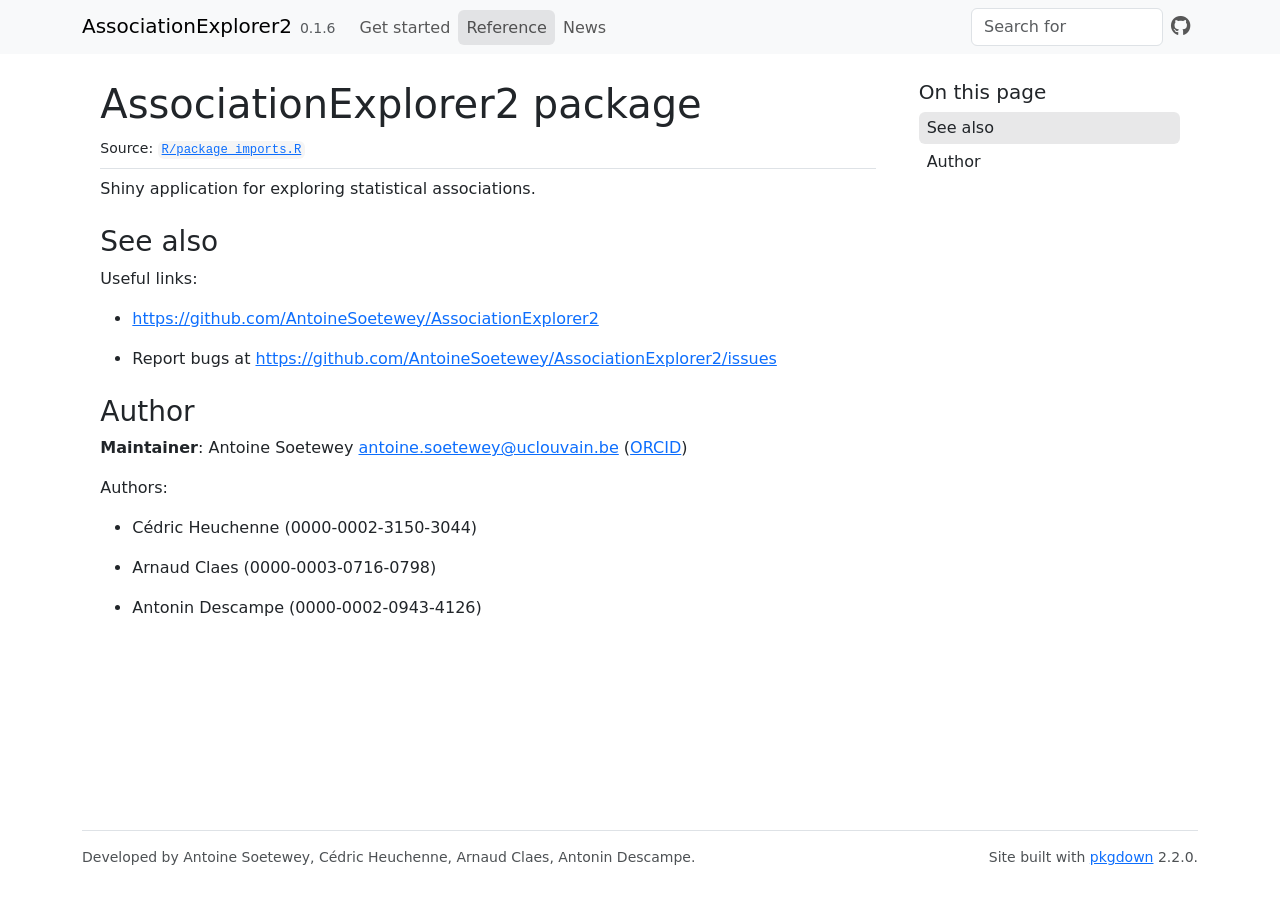
<file: reference/AssociationExplorer2-package.html>
<!DOCTYPE html>
<!-- Generated by pkgdown: do not edit by hand --><html lang="en"><head><meta http-equiv="Content-Type" content="text/html; charset=UTF-8"><meta charset="utf-8"><meta http-equiv="X-UA-Compatible" content="IE=edge"><meta name="viewport" content="width=device-width, initial-scale=1, shrink-to-fit=no"><title>AssociationExplorer2 package — AssociationExplorer2-package • AssociationExplorer2</title><script src="../deps/jquery-3.6.0/jquery-3.6.0.min.js"></script><meta name="viewport" content="width=device-width, initial-scale=1, shrink-to-fit=no"><link href="../deps/bootstrap-5.3.1/bootstrap.min.css" rel="stylesheet"><script src="../deps/bootstrap-5.3.1/bootstrap.bundle.min.js"></script><link href="../deps/font-awesome-6.5.2/css/all.min.css" rel="stylesheet"><link href="../deps/font-awesome-6.5.2/css/v4-shims.min.css" rel="stylesheet"><script src="../deps/headroom-0.11.0/headroom.min.js"></script><script src="../deps/headroom-0.11.0/jQuery.headroom.min.js"></script><script src="../deps/bootstrap-toc-1.0.1/bootstrap-toc.min.js"></script><script src="../deps/clipboard.js-2.0.11/clipboard.min.js"></script><script src="../deps/search-1.0.0/autocomplete.jquery.min.js"></script><script src="../deps/search-1.0.0/fuse.min.js"></script><script src="../deps/search-1.0.0/mark.min.js"></script><!-- pkgdown --><script src="../pkgdown.js"></script><meta property="og:title" content="AssociationExplorer2 package — AssociationExplorer2-package"><meta name="description" content="Shiny application for exploring statistical associations."><meta property="og:description" content="Shiny application for exploring statistical associations."></head><body>
    <a href="#main" class="visually-hidden-focusable">Skip to contents</a>


    <nav class="navbar navbar-expand-lg fixed-top bg-light" data-bs-theme="light" aria-label="Site navigation"><div class="container">

    <a class="navbar-brand me-2" href="../index.html">AssociationExplorer2</a>

    <small class="nav-text text-muted me-auto" data-bs-toggle="tooltip" data-bs-placement="bottom" title="">0.1.6</small>


    <button class="navbar-toggler" type="button" data-bs-toggle="collapse" data-bs-target="#navbar" aria-controls="navbar" aria-expanded="false" aria-label="Toggle navigation">
      <span class="navbar-toggler-icon"></span>
    </button>

    <div id="navbar" class="collapse navbar-collapse ms-3">
      <ul class="navbar-nav me-auto"><li class="nav-item"><a class="nav-link" href="../articles/getting-started.html">Get started</a></li>
<li class="active nav-item"><a class="nav-link" href="../reference/index.html">Reference</a></li>
<li class="nav-item"><a class="nav-link" href="../news/index.html">News</a></li>
      </ul><ul class="navbar-nav"><li class="nav-item"><form class="form-inline" role="search">
 <input class="form-control" type="search" name="search-input" id="search-input" autocomplete="off" aria-label="Search site" placeholder="Search for" data-search-index="../search.json"></form></li>
<li class="nav-item"><a class="external-link nav-link" href="https://github.com/AntoineSoetewey/AssociationExplorer2/" aria-label="GitHub"><span class="fa fab fa-github fa-lg"></span></a></li>
      </ul></div>


  </div>
</nav><div class="container template-reference-topic">
<div class="row">
  <main id="main" class="col-md-9"><div class="page-header">

      <h1>AssociationExplorer2 package</h1>
      <small class="dont-index">Source: <a href="https://github.com/AntoineSoetewey/AssociationExplorer2/blob/main/R/package_imports.R" class="external-link"><code>R/package_imports.R</code></a></small>
      <div class="d-none name"><code>AssociationExplorer2-package.Rd</code></div>
    </div>

    <div class="ref-description section level2">
    <p>Shiny application for exploring statistical associations.</p>
    </div>


    <div class="section level2">
    <h2 id="see-also">See also<a class="anchor" aria-label="anchor" href="#see-also"></a></h2>
    <div class="dont-index"><p>Useful links:</p><ul><li><p><a href="https://github.com/AntoineSoetewey/AssociationExplorer2" class="external-link">https://github.com/AntoineSoetewey/AssociationExplorer2</a></p></li>
<li><p>Report bugs at <a href="https://github.com/AntoineSoetewey/AssociationExplorer2/issues" class="external-link">https://github.com/AntoineSoetewey/AssociationExplorer2/issues</a></p></li>
</ul></div>
    </div>
    <div class="section level2">
    <h2 id="author">Author<a class="anchor" aria-label="anchor" href="#author"></a></h2>
    <p><strong>Maintainer</strong>: Antoine Soetewey <a href="mailto:antoine.soetewey@uclouvain.be">antoine.soetewey@uclouvain.be</a> (<a href="https://orcid.org/0000-0001-8159-0804" class="external-link">ORCID</a>)</p>
<p>Authors:</p><ul><li><p>Cédric Heuchenne (0000-0002-3150-3044)</p></li>
<li><p>Arnaud Claes (0000-0003-0716-0798)</p></li>
<li><p>Antonin Descampe (0000-0002-0943-4126)</p></li>
</ul></div>

  </main><aside class="col-md-3"><nav id="toc" aria-label="Table of contents"><h2>On this page</h2>
    </nav></aside></div>


    <footer><div class="pkgdown-footer-left">
  <p>Developed by Antoine Soetewey, Cédric Heuchenne, Arnaud Claes, Antonin Descampe.</p>
</div>

<div class="pkgdown-footer-right">
  <p>Site built with <a href="https://pkgdown.r-lib.org/" class="external-link">pkgdown</a> 2.2.0.</p>
</div>

    </footer></div>





  </body></html>
</file>
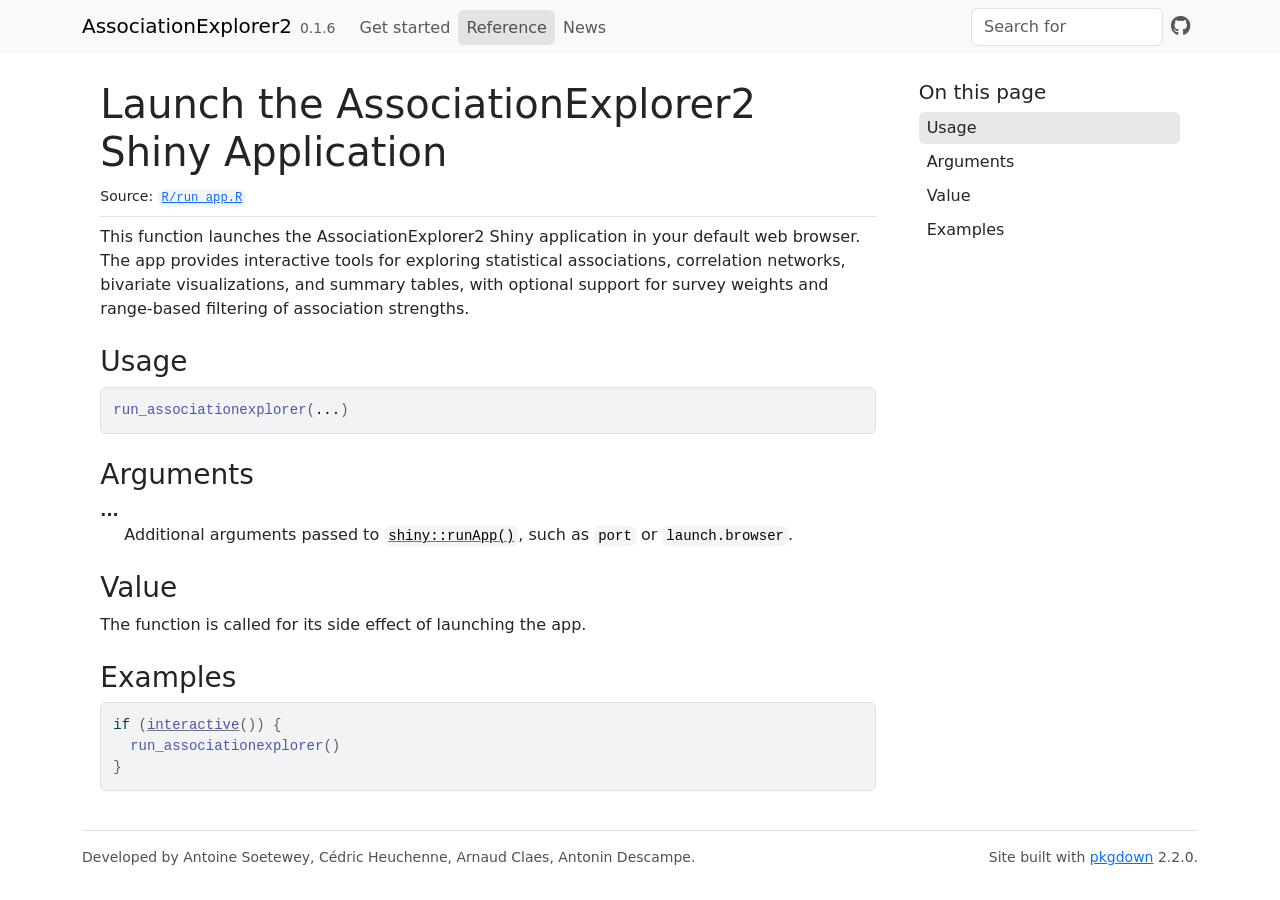
<file: reference/run_associationexplorer.html>
<!DOCTYPE html>
<!-- Generated by pkgdown: do not edit by hand --><html lang="en"><head><meta http-equiv="Content-Type" content="text/html; charset=UTF-8"><meta charset="utf-8"><meta http-equiv="X-UA-Compatible" content="IE=edge"><meta name="viewport" content="width=device-width, initial-scale=1, shrink-to-fit=no"><title>Launch the AssociationExplorer2 Shiny Application — run_associationexplorer • AssociationExplorer2</title><script src="../deps/jquery-3.6.0/jquery-3.6.0.min.js"></script><meta name="viewport" content="width=device-width, initial-scale=1, shrink-to-fit=no"><link href="../deps/bootstrap-5.3.1/bootstrap.min.css" rel="stylesheet"><script src="../deps/bootstrap-5.3.1/bootstrap.bundle.min.js"></script><link href="../deps/font-awesome-6.5.2/css/all.min.css" rel="stylesheet"><link href="../deps/font-awesome-6.5.2/css/v4-shims.min.css" rel="stylesheet"><script src="../deps/headroom-0.11.0/headroom.min.js"></script><script src="../deps/headroom-0.11.0/jQuery.headroom.min.js"></script><script src="../deps/bootstrap-toc-1.0.1/bootstrap-toc.min.js"></script><script src="../deps/clipboard.js-2.0.11/clipboard.min.js"></script><script src="../deps/search-1.0.0/autocomplete.jquery.min.js"></script><script src="../deps/search-1.0.0/fuse.min.js"></script><script src="../deps/search-1.0.0/mark.min.js"></script><!-- pkgdown --><script src="../pkgdown.js"></script><meta property="og:title" content="Launch the AssociationExplorer2 Shiny Application — run_associationexplorer"><meta name="description" content="This function launches the AssociationExplorer2 Shiny application in
your default web browser. The app provides interactive tools for
exploring statistical associations, correlation networks, bivariate
visualizations, and summary tables, with optional support for survey
weights and range-based filtering of association strengths."><meta property="og:description" content="This function launches the AssociationExplorer2 Shiny application in
your default web browser. The app provides interactive tools for
exploring statistical associations, correlation networks, bivariate
visualizations, and summary tables, with optional support for survey
weights and range-based filtering of association strengths."></head><body>
    <a href="#main" class="visually-hidden-focusable">Skip to contents</a>


    <nav class="navbar navbar-expand-lg fixed-top bg-light" data-bs-theme="light" aria-label="Site navigation"><div class="container">

    <a class="navbar-brand me-2" href="../index.html">AssociationExplorer2</a>

    <small class="nav-text text-muted me-auto" data-bs-toggle="tooltip" data-bs-placement="bottom" title="">0.1.6</small>


    <button class="navbar-toggler" type="button" data-bs-toggle="collapse" data-bs-target="#navbar" aria-controls="navbar" aria-expanded="false" aria-label="Toggle navigation">
      <span class="navbar-toggler-icon"></span>
    </button>

    <div id="navbar" class="collapse navbar-collapse ms-3">
      <ul class="navbar-nav me-auto"><li class="nav-item"><a class="nav-link" href="../articles/getting-started.html">Get started</a></li>
<li class="active nav-item"><a class="nav-link" href="../reference/index.html">Reference</a></li>
<li class="nav-item"><a class="nav-link" href="../news/index.html">News</a></li>
      </ul><ul class="navbar-nav"><li class="nav-item"><form class="form-inline" role="search">
 <input class="form-control" type="search" name="search-input" id="search-input" autocomplete="off" aria-label="Search site" placeholder="Search for" data-search-index="../search.json"></form></li>
<li class="nav-item"><a class="external-link nav-link" href="https://github.com/AntoineSoetewey/AssociationExplorer2/" aria-label="GitHub"><span class="fa fab fa-github fa-lg"></span></a></li>
      </ul></div>


  </div>
</nav><div class="container template-reference-topic">
<div class="row">
  <main id="main" class="col-md-9"><div class="page-header">

      <h1>Launch the AssociationExplorer2 Shiny Application</h1>
      <small class="dont-index">Source: <a href="https://github.com/AntoineSoetewey/AssociationExplorer2/blob/main/R/run_app.R" class="external-link"><code>R/run_app.R</code></a></small>
      <div class="d-none name"><code>run_associationexplorer.Rd</code></div>
    </div>

    <div class="ref-description section level2">
    <p>This function launches the AssociationExplorer2 Shiny application in
your default web browser. The app provides interactive tools for
exploring statistical associations, correlation networks, bivariate
visualizations, and summary tables, with optional support for survey
weights and range-based filtering of association strengths.</p>
    </div>

    <div class="section level2">
    <h2 id="ref-usage">Usage<a class="anchor" aria-label="anchor" href="#ref-usage"></a></h2>
    <div class="sourceCode"><pre class="sourceCode r"><code><span><span class="fu">run_associationexplorer</span><span class="op">(</span><span class="va">...</span><span class="op">)</span></span></code></pre></div>
    </div>

    <div class="section level2">
    <h2 id="arguments">Arguments<a class="anchor" aria-label="anchor" href="#arguments"></a></h2>


<dl><dt id="arg--">...<a class="anchor" aria-label="anchor" href="#arg--"></a></dt>
<dd><p>Additional arguments passed to <code><a href="https://rdrr.io/pkg/shiny/man/runApp.html" class="external-link">shiny::runApp()</a></code>,
such as <code>port</code> or <code>launch.browser</code>.</p></dd>

</dl></div>
    <div class="section level2">
    <h2 id="value">Value<a class="anchor" aria-label="anchor" href="#value"></a></h2>
    <p>The function is called for its side effect of launching the app.</p>
    </div>

    <div class="section level2">
    <h2 id="ref-examples">Examples<a class="anchor" aria-label="anchor" href="#ref-examples"></a></h2>
    <div class="sourceCode"><pre class="sourceCode r"><code><span class="r-in"><span><span class="kw">if</span> <span class="op">(</span><span class="fu"><a href="https://rdrr.io/r/base/interactive.html" class="external-link">interactive</a></span><span class="op">(</span><span class="op">)</span><span class="op">)</span> <span class="op">{</span></span></span>
<span class="r-in"><span>  <span class="fu">run_associationexplorer</span><span class="op">(</span><span class="op">)</span></span></span>
<span class="r-in"><span><span class="op">}</span></span></span>
</code></pre></div>
    </div>
  </main><aside class="col-md-3"><nav id="toc" aria-label="Table of contents"><h2>On this page</h2>
    </nav></aside></div>


    <footer><div class="pkgdown-footer-left">
  <p>Developed by Antoine Soetewey, Cédric Heuchenne, Arnaud Claes, Antonin Descampe.</p>
</div>

<div class="pkgdown-footer-right">
  <p>Site built with <a href="https://pkgdown.r-lib.org/" class="external-link">pkgdown</a> 2.2.0.</p>
</div>

    </footer></div>





  </body></html>
</file>
<file: deps/font-awesome-6.5.2/css/v4-shims.min.css>
/*!
 * Font Awesome Free 6.5.2 by @fontawesome - https://fontawesome.com
 * License - https://fontawesome.com/license/free (Icons: CC BY 4.0, Fonts: SIL OFL 1.1, Code: MIT License)
 * Copyright 2024 Fonticons, Inc.
 */
.fa.fa-glass:before{content:"\f000"}.fa.fa-envelope-o{font-family:"Font Awesome 6 Free";font-weight:400}.fa.fa-envelope-o:before{content:"\f0e0"}.fa.fa-star-o{font-family:"Font Awesome 6 Free";font-weight:400}.fa.fa-star-o:before{content:"\f005"}.fa.fa-close:before,.fa.fa-remove:before{content:"\f00d"}.fa.fa-gear:before{content:"\f013"}.fa.fa-trash-o{font-family:"Font Awesome 6 Free";font-weight:400}.fa.fa-trash-o:before{content:"\f2ed"}.fa.fa-home:before{content:"\f015"}.fa.fa-file-o{font-family:"Font Awesome 6 Free";font-weight:400}.fa.fa-file-o:before{content:"\f15b"}.fa.fa-clock-o{font-family:"Font Awesome 6 Free";font-weight:400}.fa.fa-clock-o:before{content:"\f017"}.fa.fa-arrow-circle-o-down{font-family:"Font Awesome 6 Free";font-weight:400}.fa.fa-arrow-circle-o-down:before{content:"\f358"}.fa.fa-arrow-circle-o-up{font-family:"Font Awesome 6 Free";font-weight:400}.fa.fa-arrow-circle-o-up:before{content:"\f35b"}.fa.fa-play-circle-o{font-family:"Font Awesome 6 Free";font-weight:400}.fa.fa-play-circle-o:before{content:"\f144"}.fa.fa-repeat:before,.fa.fa-rotate-right:before{content:"\f01e"}.fa.fa-refresh:before{content:"\f021"}.fa.fa-list-alt{font-family:"Font Awesome 6 Free";font-weight:400}.fa.fa-list-alt:before{content:"\f022"}.fa.fa-dedent:before{content:"\f03b"}.fa.fa-video-camera:before{content:"\f03d"}.fa.fa-picture-o{font-family:"Font Awesome 6 Free";font-weight:400}.fa.fa-picture-o:before{content:"\f03e"}.fa.fa-photo{font-family:"Font Awesome 6 Free";font-weight:400}.fa.fa-photo:before{content:"\f03e"}.fa.fa-image{font-family:"Font Awesome 6 Free";font-weight:400}.fa.fa-image:before{content:"\f03e"}.fa.fa-map-marker:before{content:"\f3c5"}.fa.fa-pencil-square-o{font-family:"Font Awesome 6 Free";font-weight:400}.fa.fa-pencil-square-o:before{content:"\f044"}.fa.fa-edit{font-family:"Font Awesome 6 Free";font-weight:400}.fa.fa-edit:before{content:"\f044"}.fa.fa-share-square-o:before{content:"\f14d"}.fa.fa-check-square-o{font-family:"Font Awesome 6 Free";font-weight:400}.fa.fa-check-square-o:before{content:"\f14a"}.fa.fa-arrows:before{content:"\f0b2"}.fa.fa-times-circle-o{font-family:"Font Awesome 6 Free";font-weight:400}.fa.fa-times-circle-o:before{content:"\f057"}.fa.fa-check-circle-o{font-family:"Font Awesome 6 Free";font-weight:400}.fa.fa-check-circle-o:before{content:"\f058"}.fa.fa-mail-forward:before{content:"\f064"}.fa.fa-expand:before{content:"\f424"}.fa.fa-compress:before{content:"\f422"}.fa.fa-eye,.fa.fa-eye-slash{font-family:"Font Awesome 6 Free";font-weight:400}.fa.fa-warning:before{content:"\f071"}.fa.fa-calendar:before{content:"\f073"}.fa.fa-arrows-v:before{content:"\f338"}.fa.fa-arrows-h:before{content:"\f337"}.fa.fa-bar-chart-o:before,.fa.fa-bar-chart:before{content:"\e0e3"}.fa.fa-twitter-square{font-family:"Font Awesome 6 Brands";font-weight:400}.fa.fa-twitter-square:before{content:"\f081"}.fa.fa-facebook-square{font-family:"Font Awesome 6 Brands";font-weight:400}.fa.fa-facebook-square:before{content:"\f082"}.fa.fa-gears:before{content:"\f085"}.fa.fa-thumbs-o-up{font-family:"Font Awesome 6 Free";font-weight:400}.fa.fa-thumbs-o-up:before{content:"\f164"}.fa.fa-thumbs-o-down{font-family:"Font Awesome 6 Free";font-weight:400}.fa.fa-thumbs-o-down:before{content:"\f165"}.fa.fa-heart-o{font-family:"Font Awesome 6 Free";font-weight:400}.fa.fa-heart-o:before{content:"\f004"}.fa.fa-sign-out:before{content:"\f2f5"}.fa.fa-linkedin-square{font-family:"Font Awesome 6 Brands";font-weight:400}.fa.fa-linkedin-square:before{content:"\f08c"}.fa.fa-thumb-tack:before{content:"\f08d"}.fa.fa-external-link:before{content:"\f35d"}.fa.fa-sign-in:before{content:"\f2f6"}.fa.fa-github-square{font-family:"Font Awesome 6 Brands";font-weight:400}.fa.fa-github-square:before{content:"\f092"}.fa.fa-lemon-o{font-family:"Font Awesome 6 Free";font-weight:400}.fa.fa-lemon-o:before{content:"\f094"}.fa.fa-square-o{font-family:"Font Awesome 6 Free";font-weight:400}.fa.fa-square-o:before{content:"\f0c8"}.fa.fa-bookmark-o{font-family:"Font Awesome 6 Free";font-weight:400}.fa.fa-bookmark-o:before{content:"\f02e"}.fa.fa-facebook,.fa.fa-twitter{font-family:"Font Awesome 6 Brands";font-weight:400}.fa.fa-facebook:before{content:"\f39e"}.fa.fa-facebook-f{font-family:"Font Awesome 6 Brands";font-weight:400}.fa.fa-facebook-f:before{content:"\f39e"}.fa.fa-github{font-family:"Font Awesome 6 Brands";font-weight:400}.fa.fa-credit-card{font-family:"Font Awesome 6 Free";font-weight:400}.fa.fa-feed:before{content:"\f09e"}.fa.fa-hdd-o{font-family:"Font Awesome 6 Free";font-weight:400}.fa.fa-hdd-o:before{content:"\f0a0"}.fa.fa-hand-o-right{font-family:"Font Awesome 6 Free";font-weight:400}.fa.fa-hand-o-right:before{content:"\f0a4"}.fa.fa-hand-o-left{font-family:"Font Awesome 6 Free";font-weight:400}.fa.fa-hand-o-left:before{content:"\f0a5"}.fa.fa-hand-o-up{font-family:"Font Awesome 6 Free";font-weight:400}.fa.fa-hand-o-up:before{content:"\f0a6"}.fa.fa-hand-o-down{font-family:"Font Awesome 6 Free";font-weight:400}.fa.fa-hand-o-down:before{content:"\f0a7"}.fa.fa-globe:before{content:"\f57d"}.fa.fa-tasks:before{content:"\f828"}.fa.fa-arrows-alt:before{content:"\f31e"}.fa.fa-group:before{content:"\f0c0"}.fa.fa-chain:before{content:"\f0c1"}.fa.fa-cut:before{content:"\f0c4"}.fa.fa-files-o{font-family:"Font Awesome 6 Free";font-weight:400}.fa.fa-files-o:before{content:"\f0c5"}.fa.fa-floppy-o{font-family:"Font Awesome 6 Free";font-weight:400}.fa.fa-floppy-o:before{content:"\f0c7"}.fa.fa-save{font-family:"Font Awesome 6 Free";font-weight:400}.fa.fa-save:before{content:"\f0c7"}.fa.fa-navicon:before,.fa.fa-reorder:before{content:"\f0c9"}.fa.fa-magic:before{content:"\e2ca"}.fa.fa-pinterest,.fa.fa-pinterest-square{font-family:"Font Awesome 6 Brands";font-weight:400}.fa.fa-pinterest-square:before{content:"\f0d3"}.fa.fa-google-plus-square{font-family:"Font Awesome 6 Brands";font-weight:400}.fa.fa-google-plus-square:before{content:"\f0d4"}.fa.fa-google-plus{font-family:"Font Awesome 6 Brands";font-weight:400}.fa.fa-google-plus:before{content:"\f0d5"}.fa.fa-money:before{content:"\f3d1"}.fa.fa-unsorted:before{content:"\f0dc"}.fa.fa-sort-desc:before{content:"\f0dd"}.fa.fa-sort-asc:before{content:"\f0de"}.fa.fa-linkedin{font-family:"Font Awesome 6 Brands";font-weight:400}.fa.fa-linkedin:before{content:"\f0e1"}.fa.fa-rotate-left:before{content:"\f0e2"}.fa.fa-legal:before{content:"\f0e3"}.fa.fa-dashboard:before,.fa.fa-tachometer:before{content:"\f625"}.fa.fa-comment-o{font-family:"Font Awesome 6 Free";font-weight:400}.fa.fa-comment-o:before{content:"\f075"}.fa.fa-comments-o{font-family:"Font Awesome 6 Free";font-weight:400}.fa.fa-comments-o:before{content:"\f086"}.fa.fa-flash:before{content:"\f0e7"}.fa.fa-clipboard:before{content:"\f0ea"}.fa.fa-lightbulb-o{font-family:"Font Awesome 6 Free";font-weight:400}.fa.fa-lightbulb-o:before{content:"\f0eb"}.fa.fa-exchange:before{content:"\f362"}.fa.fa-cloud-download:before{content:"\f0ed"}.fa.fa-cloud-upload:before{content:"\f0ee"}.fa.fa-bell-o{font-family:"Font Awesome 6 Free";font-weight:400}.fa.fa-bell-o:before{content:"\f0f3"}.fa.fa-cutlery:before{content:"\f2e7"}.fa.fa-file-text-o{font-family:"Font Awesome 6 Free";font-weight:400}.fa.fa-file-text-o:before{content:"\f15c"}.fa.fa-building-o{font-family:"Font Awesome 6 Free";font-weight:400}.fa.fa-building-o:before{content:"\f1ad"}.fa.fa-hospital-o{font-family:"Font Awesome 6 Free";font-weight:400}.fa.fa-hospital-o:before{content:"\f0f8"}.fa.fa-tablet:before{content:"\f3fa"}.fa.fa-mobile-phone:before,.fa.fa-mobile:before{content:"\f3cd"}.fa.fa-circle-o{font-family:"Font Awesome 6 Free";font-weight:400}.fa.fa-circle-o:before{content:"\f111"}.fa.fa-mail-reply:before{content:"\f3e5"}.fa.fa-github-alt{font-family:"Font Awesome 6 Brands";font-weight:400}.fa.fa-folder-o{font-family:"Font Awesome 6 Free";font-weight:400}.fa.fa-folder-o:before{content:"\f07b"}.fa.fa-folder-open-o{font-family:"Font Awesome 6 Free";font-weight:400}.fa.fa-folder-open-o:before{content:"\f07c"}.fa.fa-smile-o{font-family:"Font Awesome 6 Free";font-weight:400}.fa.fa-smile-o:before{content:"\f118"}.fa.fa-frown-o{font-family:"Font Awesome 6 Free";font-weight:400}.fa.fa-frown-o:before{content:"\f119"}.fa.fa-meh-o{font-family:"Font Awesome 6 Free";font-weight:400}.fa.fa-meh-o:before{content:"\f11a"}.fa.fa-keyboard-o{font-family:"Font Awesome 6 Free";font-weight:400}.fa.fa-keyboard-o:before{content:"\f11c"}.fa.fa-flag-o{font-family:"Font Awesome 6 Free";font-weight:400}.fa.fa-flag-o:before{content:"\f024"}.fa.fa-mail-reply-all:before{content:"\f122"}.fa.fa-star-half-o{font-family:"Font Awesome 6 Free";font-weight:400}.fa.fa-star-half-o:before{content:"\f5c0"}.fa.fa-star-half-empty{font-family:"Font Awesome 6 Free";font-weight:400}.fa.fa-star-half-empty:before{content:"\f5c0"}.fa.fa-star-half-full{font-family:"Font Awesome 6 Free";font-weight:400}.fa.fa-star-half-full:before{content:"\f5c0"}.fa.fa-code-fork:before{content:"\f126"}.fa.fa-chain-broken:before,.fa.fa-unlink:before{content:"\f127"}.fa.fa-calendar-o{font-family:"Font Awesome 6 Free";font-weight:400}.fa.fa-calendar-o:before{content:"\f133"}.fa.fa-css3,.fa.fa-html5,.fa.fa-maxcdn{font-family:"Font Awesome 6 Brands";font-weight:400}.fa.fa-unlock-alt:before{content:"\f09c"}.fa.fa-minus-square-o{font-family:"Font Awesome 6 Free";font-weight:400}.fa.fa-minus-square-o:before{content:"\f146"}.fa.fa-level-up:before{content:"\f3bf"}.fa.fa-level-down:before{content:"\f3be"}.fa.fa-pencil-square:before{content:"\f14b"}.fa.fa-external-link-square:before{content:"\f360"}.fa.fa-compass{font-family:"Font Awesome 6 Free";font-weight:400}.fa.fa-caret-square-o-down{font-family:"Font Awesome 6 Free";font-weight:400}.fa.fa-caret-square-o-down:before{content:"\f150"}.fa.fa-toggle-down{font-family:"Font Awesome 6 Free";font-weight:400}.fa.fa-toggle-down:before{content:"\f150"}.fa.fa-caret-square-o-up{font-family:"Font Awesome 6 Free";font-weight:400}.fa.fa-caret-square-o-up:before{content:"\f151"}.fa.fa-toggle-up{font-family:"Font Awesome 6 Free";font-weight:400}.fa.fa-toggle-up:before{content:"\f151"}.fa.fa-caret-square-o-right{font-family:"Font Awesome 6 Free";font-weight:400}.fa.fa-caret-square-o-right:before{content:"\f152"}.fa.fa-toggle-right{font-family:"Font Awesome 6 Free";font-weight:400}.fa.fa-toggle-right:before{content:"\f152"}.fa.fa-eur:before,.fa.fa-euro:before{content:"\f153"}.fa.fa-gbp:before{content:"\f154"}.fa.fa-dollar:before,.fa.fa-usd:before{content:"\24"}.fa.fa-inr:before,.fa.fa-rupee:before{content:"\e1bc"}.fa.fa-cny:before,.fa.fa-jpy:before,.fa.fa-rmb:before,.fa.fa-yen:before{content:"\f157"}.fa.fa-rouble:before,.fa.fa-rub:before,.fa.fa-ruble:before{content:"\f158"}.fa.fa-krw:before,.fa.fa-won:before{content:"\f159"}.fa.fa-bitcoin,.fa.fa-btc{font-family:"Font Awesome 6 Brands";font-weight:400}.fa.fa-bitcoin:before{content:"\f15a"}.fa.fa-file-text:before{content:"\f15c"}.fa.fa-sort-alpha-asc:before{content:"\f15d"}.fa.fa-sort-alpha-desc:before{content:"\f881"}.fa.fa-sort-amount-asc:before{content:"\f884"}.fa.fa-sort-amount-desc:before{content:"\f160"}.fa.fa-sort-numeric-asc:before{content:"\f162"}.fa.fa-sort-numeric-desc:before{content:"\f886"}.fa.fa-youtube-square{font-family:"Font Awesome 6 Brands";font-weight:400}.fa.fa-youtube-square:before{content:"\f431"}.fa.fa-xing,.fa.fa-xing-square,.fa.fa-youtube{font-family:"Font Awesome 6 Brands";font-weight:400}.fa.fa-xing-square:before{content:"\f169"}.fa.fa-youtube-play{font-family:"Font Awesome 6 Brands";font-weight:400}.fa.fa-youtube-play:before{content:"\f167"}.fa.fa-adn,.fa.fa-bitbucket,.fa.fa-bitbucket-square,.fa.fa-dropbox,.fa.fa-flickr,.fa.fa-instagram,.fa.fa-stack-overflow{font-family:"Font Awesome 6 Brands";font-weight:400}.fa.fa-bitbucket-square:before{content:"\f171"}.fa.fa-tumblr,.fa.fa-tumblr-square{font-family:"Font Awesome 6 Brands";font-weight:400}.fa.fa-tumblr-square:before{content:"\f174"}.fa.fa-long-arrow-down:before{content:"\f309"}.fa.fa-long-arrow-up:before{content:"\f30c"}.fa.fa-long-arrow-left:before{content:"\f30a"}.fa.fa-long-arrow-right:before{content:"\f30b"}.fa.fa-android,.fa.fa-apple,.fa.fa-dribbble,.fa.fa-foursquare,.fa.fa-gittip,.fa.fa-gratipay,.fa.fa-linux,.fa.fa-skype,.fa.fa-trello,.fa.fa-windows{font-family:"Font Awesome 6 Brands";font-weight:400}.fa.fa-gittip:before{content:"\f184"}.fa.fa-sun-o{font-family:"Font Awesome 6 Free";font-weight:400}.fa.fa-sun-o:before{content:"\f185"}.fa.fa-moon-o{font-family:"Font Awesome 6 Free";font-weight:400}.fa.fa-moon-o:before{content:"\f186"}.fa.fa-pagelines,.fa.fa-renren,.fa.fa-stack-exchange,.fa.fa-vk,.fa.fa-weibo{font-family:"Font Awesome 6 Brands";font-weight:400}.fa.fa-arrow-circle-o-right{font-family:"Font Awesome 6 Free";font-weight:400}.fa.fa-arrow-circle-o-right:before{content:"\f35a"}.fa.fa-arrow-circle-o-left{font-family:"Font Awesome 6 Free";font-weight:400}.fa.fa-arrow-circle-o-left:before{content:"\f359"}.fa.fa-caret-square-o-left{font-family:"Font Awesome 6 Free";font-weight:400}.fa.fa-caret-square-o-left:before{content:"\f191"}.fa.fa-toggle-left{font-family:"Font Awesome 6 Free";font-weight:400}.fa.fa-toggle-left:before{content:"\f191"}.fa.fa-dot-circle-o{font-family:"Font Awesome 6 Free";font-weight:400}.fa.fa-dot-circle-o:before{content:"\f192"}.fa.fa-vimeo-square{font-family:"Font Awesome 6 Brands";font-weight:400}.fa.fa-vimeo-square:before{content:"\f194"}.fa.fa-try:before,.fa.fa-turkish-lira:before{content:"\e2bb"}.fa.fa-plus-square-o{font-family:"Font Awesome 6 Free";font-weight:400}.fa.fa-plus-square-o:before{content:"\f0fe"}.fa.fa-openid,.fa.fa-slack,.fa.fa-wordpress{font-family:"Font Awesome 6 Brands";font-weight:400}.fa.fa-bank:before,.fa.fa-institution:before{content:"\f19c"}.fa.fa-mortar-board:before{content:"\f19d"}.fa.fa-google,.fa.fa-reddit,.fa.fa-reddit-square,.fa.fa-yahoo{font-family:"Font Awesome 6 Brands";font-weight:400}.fa.fa-reddit-square:before{content:"\f1a2"}.fa.fa-behance,.fa.fa-behance-square,.fa.fa-delicious,.fa.fa-digg,.fa.fa-drupal,.fa.fa-joomla,.fa.fa-pied-piper-alt,.fa.fa-pied-piper-pp,.fa.fa-stumbleupon,.fa.fa-stumbleupon-circle{font-family:"Font Awesome 6 Brands";font-weight:400}.fa.fa-behance-square:before{content:"\f1b5"}.fa.fa-steam,.fa.fa-steam-square{font-family:"Font Awesome 6 Brands";font-weight:400}.fa.fa-steam-square:before{content:"\f1b7"}.fa.fa-automobile:before{content:"\f1b9"}.fa.fa-cab:before{content:"\f1ba"}.fa.fa-deviantart,.fa.fa-soundcloud,.fa.fa-spotify{font-family:"Font Awesome 6 Brands";font-weight:400}.fa.fa-file-pdf-o{font-family:"Font Awesome 6 Free";font-weight:400}.fa.fa-file-pdf-o:before{content:"\f1c1"}.fa.fa-file-word-o{font-family:"Font Awesome 6 Free";font-weight:400}.fa.fa-file-word-o:before{content:"\f1c2"}.fa.fa-file-excel-o{font-family:"Font Awesome 6 Free";font-weight:400}.fa.fa-file-excel-o:before{content:"\f1c3"}.fa.fa-file-powerpoint-o{font-family:"Font Awesome 6 Free";font-weight:400}.fa.fa-file-powerpoint-o:before{content:"\f1c4"}.fa.fa-file-image-o{font-family:"Font Awesome 6 Free";font-weight:400}.fa.fa-file-image-o:before{content:"\f1c5"}.fa.fa-file-photo-o{font-family:"Font Awesome 6 Free";font-weight:400}.fa.fa-file-photo-o:before{content:"\f1c5"}.fa.fa-file-picture-o{font-family:"Font Awesome 6 Free";font-weight:400}.fa.fa-file-picture-o:before{content:"\f1c5"}.fa.fa-file-archive-o{font-family:"Font Awesome 6 Free";font-weight:400}.fa.fa-file-archive-o:before{content:"\f1c6"}.fa.fa-file-zip-o{font-family:"Font Awesome 6 Free";font-weight:400}.fa.fa-file-zip-o:before{content:"\f1c6"}.fa.fa-file-audio-o{font-family:"Font Awesome 6 Free";font-weight:400}.fa.fa-file-audio-o:before{content:"\f1c7"}.fa.fa-file-sound-o{font-family:"Font Awesome 6 Free";font-weight:400}.fa.fa-file-sound-o:before{content:"\f1c7"}.fa.fa-file-video-o{font-family:"Font Awesome 6 Free";font-weight:400}.fa.fa-file-video-o:before{content:"\f1c8"}.fa.fa-file-movie-o{font-family:"Font Awesome 6 Free";font-weight:400}.fa.fa-file-movie-o:before{content:"\f1c8"}.fa.fa-file-code-o{font-family:"Font Awesome 6 Free";font-weight:400}.fa.fa-file-code-o:before{content:"\f1c9"}.fa.fa-codepen,.fa.fa-jsfiddle,.fa.fa-vine{font-family:"Font Awesome 6 Brands";font-weight:400}.fa.fa-life-bouy:before,.fa.fa-life-buoy:before,.fa.fa-life-saver:before,.fa.fa-support:before{content:"\f1cd"}.fa.fa-circle-o-notch:before{content:"\f1ce"}.fa.fa-ra,.fa.fa-rebel{font-family:"Font Awesome 6 Brands";font-weight:400}.fa.fa-ra:before{content:"\f1d0"}.fa.fa-resistance{font-family:"Font Awesome 6 Brands";font-weight:400}.fa.fa-resistance:before{content:"\f1d0"}.fa.fa-empire,.fa.fa-ge{font-family:"Font Awesome 6 Brands";font-weight:400}.fa.fa-ge:before{content:"\f1d1"}.fa.fa-git-square{font-family:"Font Awesome 6 Brands";font-weight:400}.fa.fa-git-square:before{content:"\f1d2"}.fa.fa-git,.fa.fa-hacker-news,.fa.fa-y-combinator-square{font-family:"Font Awesome 6 Brands";font-weight:400}.fa.fa-y-combinator-square:before{content:"\f1d4"}.fa.fa-yc-square{font-family:"Font Awesome 6 Brands";font-weight:400}.fa.fa-yc-square:before{content:"\f1d4"}.fa.fa-qq,.fa.fa-tencent-weibo,.fa.fa-wechat,.fa.fa-weixin{font-family:"Font Awesome 6 Brands";font-weight:400}.fa.fa-wechat:before{content:"\f1d7"}.fa.fa-send:before{content:"\f1d8"}.fa.fa-paper-plane-o{font-family:"Font Awesome 6 Free";font-weight:400}.fa.fa-paper-plane-o:before{content:"\f1d8"}.fa.fa-send-o{font-family:"Font Awesome 6 Free";font-weight:400}.fa.fa-send-o:before{content:"\f1d8"}.fa.fa-circle-thin{font-family:"Font Awesome 6 Free";font-weight:400}.fa.fa-circle-thin:before{content:"\f111"}.fa.fa-header:before{content:"\f1dc"}.fa.fa-futbol-o{font-family:"Font Awesome 6 Free";font-weight:400}.fa.fa-futbol-o:before{content:"\f1e3"}.fa.fa-soccer-ball-o{font-family:"Font Awesome 6 Free";font-weight:400}.fa.fa-soccer-ball-o:before{content:"\f1e3"}.fa.fa-slideshare,.fa.fa-twitch,.fa.fa-yelp{font-family:"Font Awesome 6 Brands";font-weight:400}.fa.fa-newspaper-o{font-family:"Font Awesome 6 Free";font-weight:400}.fa.fa-newspaper-o:before{content:"\f1ea"}.fa.fa-cc-amex,.fa.fa-cc-discover,.fa.fa-cc-mastercard,.fa.fa-cc-paypal,.fa.fa-cc-stripe,.fa.fa-cc-visa,.fa.fa-google-wallet,.fa.fa-paypal{font-family:"Font Awesome 6 Brands";font-weight:400}.fa.fa-bell-slash-o{font-family:"Font Awesome 6 Free";font-weight:400}.fa.fa-bell-slash-o:before{content:"\f1f6"}.fa.fa-trash:before{content:"\f2ed"}.fa.fa-copyright{font-family:"Font Awesome 6 Free";font-weight:400}.fa.fa-eyedropper:before{content:"\f1fb"}.fa.fa-area-chart:before{content:"\f1fe"}.fa.fa-pie-chart:before{content:"\f200"}.fa.fa-line-chart:before{content:"\f201"}.fa.fa-lastfm,.fa.fa-lastfm-square{font-family:"Font Awesome 6 Brands";font-weight:400}.fa.fa-lastfm-square:before{content:"\f203"}.fa.fa-angellist,.fa.fa-ioxhost{font-family:"Font Awesome 6 Brands";font-weight:400}.fa.fa-cc{font-family:"Font Awesome 6 Free";font-weight:400}.fa.fa-cc:before{content:"\f20a"}.fa.fa-ils:before,.fa.fa-shekel:before,.fa.fa-sheqel:before{content:"\f20b"}.fa.fa-buysellads,.fa.fa-connectdevelop,.fa.fa-dashcube,.fa.fa-forumbee,.fa.fa-leanpub,.fa.fa-sellsy,.fa.fa-shirtsinbulk,.fa.fa-simplybuilt,.fa.fa-skyatlas{font-family:"Font Awesome 6 Brands";font-weight:400}.fa.fa-diamond{font-family:"Font Awesome 6 Free";font-weight:400}.fa.fa-diamond:before{content:"\f3a5"}.fa.fa-intersex:before,.fa.fa-transgender:before{content:"\f224"}.fa.fa-transgender-alt:before{content:"\f225"}.fa.fa-facebook-official{font-family:"Font Awesome 6 Brands";font-weight:400}.fa.fa-facebook-official:before{content:"\f09a"}.fa.fa-pinterest-p,.fa.fa-whatsapp{font-family:"Font Awesome 6 Brands";font-weight:400}.fa.fa-hotel:before{content:"\f236"}.fa.fa-medium,.fa.fa-viacoin,.fa.fa-y-combinator,.fa.fa-yc{font-family:"Font Awesome 6 Brands";font-weight:400}.fa.fa-yc:before{content:"\f23b"}.fa.fa-expeditedssl,.fa.fa-opencart,.fa.fa-optin-monster{font-family:"Font Awesome 6 Brands";font-weight:400}.fa.fa-battery-4:before,.fa.fa-battery:before{content:"\f240"}.fa.fa-battery-3:before{content:"\f241"}.fa.fa-battery-2:before{content:"\f242"}.fa.fa-battery-1:before{content:"\f243"}.fa.fa-battery-0:before{content:"\f244"}.fa.fa-object-group,.fa.fa-object-ungroup,.fa.fa-sticky-note-o{font-family:"Font Awesome 6 Free";font-weight:400}.fa.fa-sticky-note-o:before{content:"\f249"}.fa.fa-cc-diners-club,.fa.fa-cc-jcb{font-family:"Font Awesome 6 Brands";font-weight:400}.fa.fa-clone{font-family:"Font Awesome 6 Free";font-weight:400}.fa.fa-hourglass-o:before{content:"\f254"}.fa.fa-hourglass-1:before{content:"\f251"}.fa.fa-hourglass-2:before{content:"\f252"}.fa.fa-hourglass-3:before{content:"\f253"}.fa.fa-hand-rock-o{font-family:"Font Awesome 6 Free";font-weight:400}.fa.fa-hand-rock-o:before{content:"\f255"}.fa.fa-hand-grab-o{font-family:"Font Awesome 6 Free";font-weight:400}.fa.fa-hand-grab-o:before{content:"\f255"}.fa.fa-hand-paper-o{font-family:"Font Awesome 6 Free";font-weight:400}.fa.fa-hand-paper-o:before{content:"\f256"}.fa.fa-hand-stop-o{font-family:"Font Awesome 6 Free";font-weight:400}.fa.fa-hand-stop-o:before{content:"\f256"}.fa.fa-hand-scissors-o{font-family:"Font Awesome 6 Free";font-weight:400}.fa.fa-hand-scissors-o:before{content:"\f257"}.fa.fa-hand-lizard-o{font-family:"Font Awesome 6 Free";font-weight:400}.fa.fa-hand-lizard-o:before{content:"\f258"}.fa.fa-hand-spock-o{font-family:"Font Awesome 6 Free";font-weight:400}.fa.fa-hand-spock-o:before{content:"\f259"}.fa.fa-hand-pointer-o{font-family:"Font Awesome 6 Free";font-weight:400}.fa.fa-hand-pointer-o:before{content:"\f25a"}.fa.fa-hand-peace-o{font-family:"Font Awesome 6 Free";font-weight:400}.fa.fa-hand-peace-o:before{content:"\f25b"}.fa.fa-registered{font-family:"Font Awesome 6 Free";font-weight:400}.fa.fa-creative-commons,.fa.fa-gg,.fa.fa-gg-circle,.fa.fa-odnoklassniki,.fa.fa-odnoklassniki-square{font-family:"Font Awesome 6 Brands";font-weight:400}.fa.fa-odnoklassniki-square:before{content:"\f264"}.fa.fa-chrome,.fa.fa-firefox,.fa.fa-get-pocket,.fa.fa-internet-explorer,.fa.fa-opera,.fa.fa-safari,.fa.fa-wikipedia-w{font-family:"Font Awesome 6 Brands";font-weight:400}.fa.fa-television:before{content:"\f26c"}.fa.fa-500px,.fa.fa-amazon,.fa.fa-contao{font-family:"Font Awesome 6 Brands";font-weight:400}.fa.fa-calendar-plus-o{font-family:"Font Awesome 6 Free";font-weight:400}.fa.fa-calendar-plus-o:before{content:"\f271"}.fa.fa-calendar-minus-o{font-family:"Font Awesome 6 Free";font-weight:400}.fa.fa-calendar-minus-o:before{content:"\f272"}.fa.fa-calendar-times-o{font-family:"Font Awesome 6 Free";font-weight:400}.fa.fa-calendar-times-o:before{content:"\f273"}.fa.fa-calendar-check-o{font-family:"Font Awesome 6 Free";font-weight:400}.fa.fa-calendar-check-o:before{content:"\f274"}.fa.fa-map-o{font-family:"Font Awesome 6 Free";font-weight:400}.fa.fa-map-o:before{content:"\f279"}.fa.fa-commenting:before{content:"\f4ad"}.fa.fa-commenting-o{font-family:"Font Awesome 6 Free";font-weight:400}.fa.fa-commenting-o:before{content:"\f4ad"}.fa.fa-houzz,.fa.fa-vimeo{font-family:"Font Awesome 6 Brands";font-weight:400}.fa.fa-vimeo:before{content:"\f27d"}.fa.fa-black-tie,.fa.fa-edge,.fa.fa-fonticons,.fa.fa-reddit-alien{font-family:"Font Awesome 6 Brands";font-weight:400}.fa.fa-credit-card-alt:before{content:"\f09d"}.fa.fa-codiepie,.fa.fa-fort-awesome,.fa.fa-mixcloud,.fa.fa-modx,.fa.fa-product-hunt,.fa.fa-scribd,.fa.fa-usb{font-family:"Font Awesome 6 Brands";font-weight:400}.fa.fa-pause-circle-o{font-family:"Font Awesome 6 Free";font-weight:400}.fa.fa-pause-circle-o:before{content:"\f28b"}.fa.fa-stop-circle-o{font-family:"Font Awesome 6 Free";font-weight:400}.fa.fa-stop-circle-o:before{content:"\f28d"}.fa.fa-bluetooth,.fa.fa-bluetooth-b,.fa.fa-envira,.fa.fa-gitlab,.fa.fa-wheelchair-alt,.fa.fa-wpbeginner,.fa.fa-wpforms{font-family:"Font Awesome 6 Brands";font-weight:400}.fa.fa-wheelchair-alt:before{content:"\f368"}.fa.fa-question-circle-o{font-family:"Font Awesome 6 Free";font-weight:400}.fa.fa-question-circle-o:before{content:"\f059"}.fa.fa-volume-control-phone:before{content:"\f2a0"}.fa.fa-asl-interpreting:before{content:"\f2a3"}.fa.fa-deafness:before,.fa.fa-hard-of-hearing:before{content:"\f2a4"}.fa.fa-glide,.fa.fa-glide-g{font-family:"Font Awesome 6 Brands";font-weight:400}.fa.fa-signing:before{content:"\f2a7"}.fa.fa-viadeo,.fa.fa-viadeo-square{font-family:"Font Awesome 6 Brands";font-weight:400}.fa.fa-viadeo-square:before{content:"\f2aa"}.fa.fa-snapchat,.fa.fa-snapchat-ghost{font-family:"Font Awesome 6 Brands";font-weight:400}.fa.fa-snapchat-ghost:before{content:"\f2ab"}.fa.fa-snapchat-square{font-family:"Font Awesome 6 Brands";font-weight:400}.fa.fa-snapchat-square:before{content:"\f2ad"}.fa.fa-first-order,.fa.fa-google-plus-official,.fa.fa-pied-piper,.fa.fa-themeisle,.fa.fa-yoast{font-family:"Font Awesome 6 Brands";font-weight:400}.fa.fa-google-plus-official:before{content:"\f2b3"}.fa.fa-google-plus-circle{font-family:"Font Awesome 6 Brands";font-weight:400}.fa.fa-google-plus-circle:before{content:"\f2b3"}.fa.fa-fa,.fa.fa-font-awesome{font-family:"Font Awesome 6 Brands";font-weight:400}.fa.fa-fa:before{content:"\f2b4"}.fa.fa-handshake-o{font-family:"Font Awesome 6 Free";font-weight:400}.fa.fa-handshake-o:before{content:"\f2b5"}.fa.fa-envelope-open-o{font-family:"Font Awesome 6 Free";font-weight:400}.fa.fa-envelope-open-o:before{content:"\f2b6"}.fa.fa-linode{font-family:"Font Awesome 6 Brands";font-weight:400}.fa.fa-address-book-o{font-family:"Font Awesome 6 Free";font-weight:400}.fa.fa-address-book-o:before{content:"\f2b9"}.fa.fa-vcard:before{content:"\f2bb"}.fa.fa-address-card-o{font-family:"Font Awesome 6 Free";font-weight:400}.fa.fa-address-card-o:before{content:"\f2bb"}.fa.fa-vcard-o{font-family:"Font Awesome 6 Free";font-weight:400}.fa.fa-vcard-o:before{content:"\f2bb"}.fa.fa-user-circle-o{font-family:"Font Awesome 6 Free";font-weight:400}.fa.fa-user-circle-o:before{content:"\f2bd"}.fa.fa-user-o{font-family:"Font Awesome 6 Free";font-weight:400}.fa.fa-user-o:before{content:"\f007"}.fa.fa-id-badge{font-family:"Font Awesome 6 Free";font-weight:400}.fa.fa-drivers-license:before{content:"\f2c2"}.fa.fa-id-card-o{font-family:"Font Awesome 6 Free";font-weight:400}.fa.fa-id-card-o:before{content:"\f2c2"}.fa.fa-drivers-license-o{font-family:"Font Awesome 6 Free";font-weight:400}.fa.fa-drivers-license-o:before{content:"\f2c2"}.fa.fa-free-code-camp,.fa.fa-quora,.fa.fa-telegram{font-family:"Font Awesome 6 Brands";font-weight:400}.fa.fa-thermometer-4:before,.fa.fa-thermometer:before{content:"\f2c7"}.fa.fa-thermometer-3:before{content:"\f2c8"}.fa.fa-thermometer-2:before{content:"\f2c9"}.fa.fa-thermometer-1:before{content:"\f2ca"}.fa.fa-thermometer-0:before{content:"\f2cb"}.fa.fa-bathtub:before,.fa.fa-s15:before{content:"\f2cd"}.fa.fa-window-maximize,.fa.fa-window-restore{font-family:"Font Awesome 6 Free";font-weight:400}.fa.fa-times-rectangle:before{content:"\f410"}.fa.fa-window-close-o{font-family:"Font Awesome 6 Free";font-weight:400}.fa.fa-window-close-o:before{content:"\f410"}.fa.fa-times-rectangle-o{font-family:"Font Awesome 6 Free";font-weight:400}.fa.fa-times-rectangle-o:before{content:"\f410"}.fa.fa-bandcamp,.fa.fa-eercast,.fa.fa-etsy,.fa.fa-grav,.fa.fa-imdb,.fa.fa-ravelry{font-family:"Font Awesome 6 Brands";font-weight:400}.fa.fa-eercast:before{content:"\f2da"}.fa.fa-snowflake-o{font-family:"Font Awesome 6 Free";font-weight:400}.fa.fa-snowflake-o:before{content:"\f2dc"}.fa.fa-meetup,.fa.fa-superpowers,.fa.fa-wpexplorer{font-family:"Font Awesome 6 Brands";font-weight:400}
</file>
